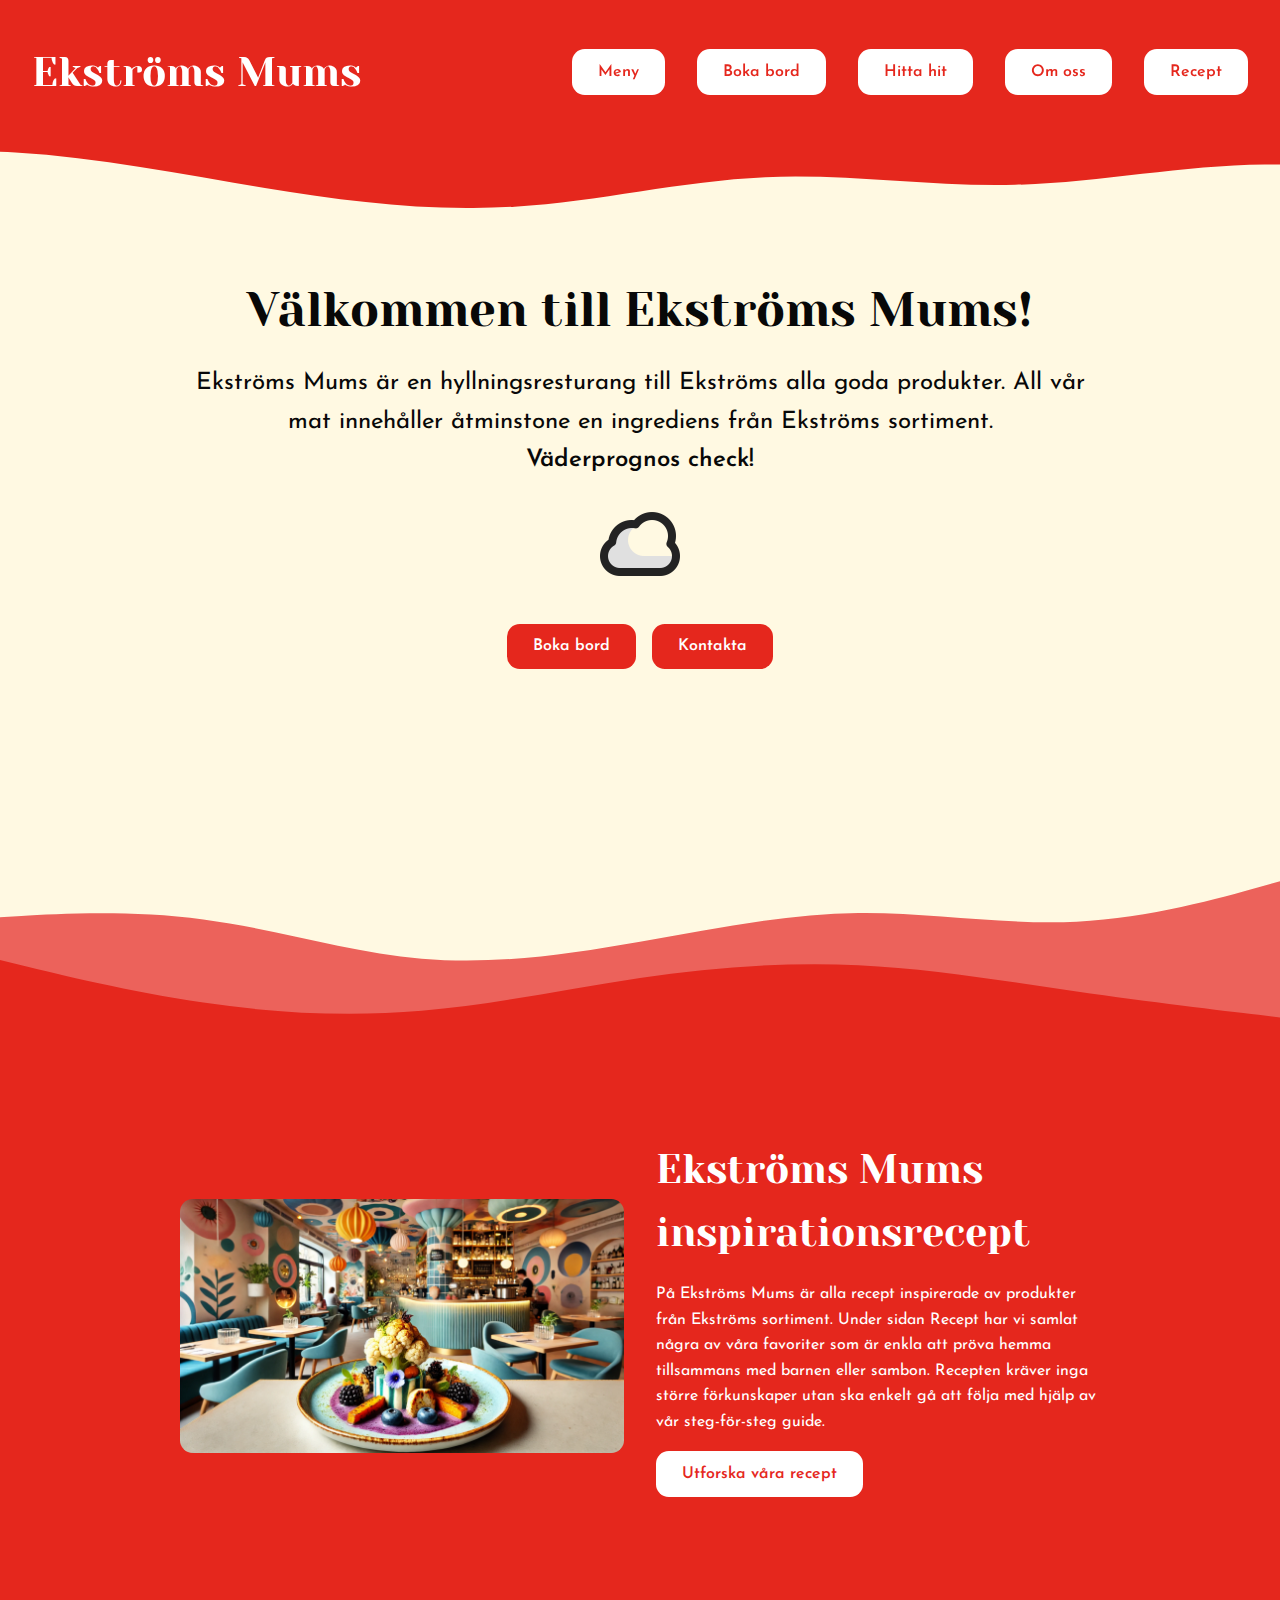
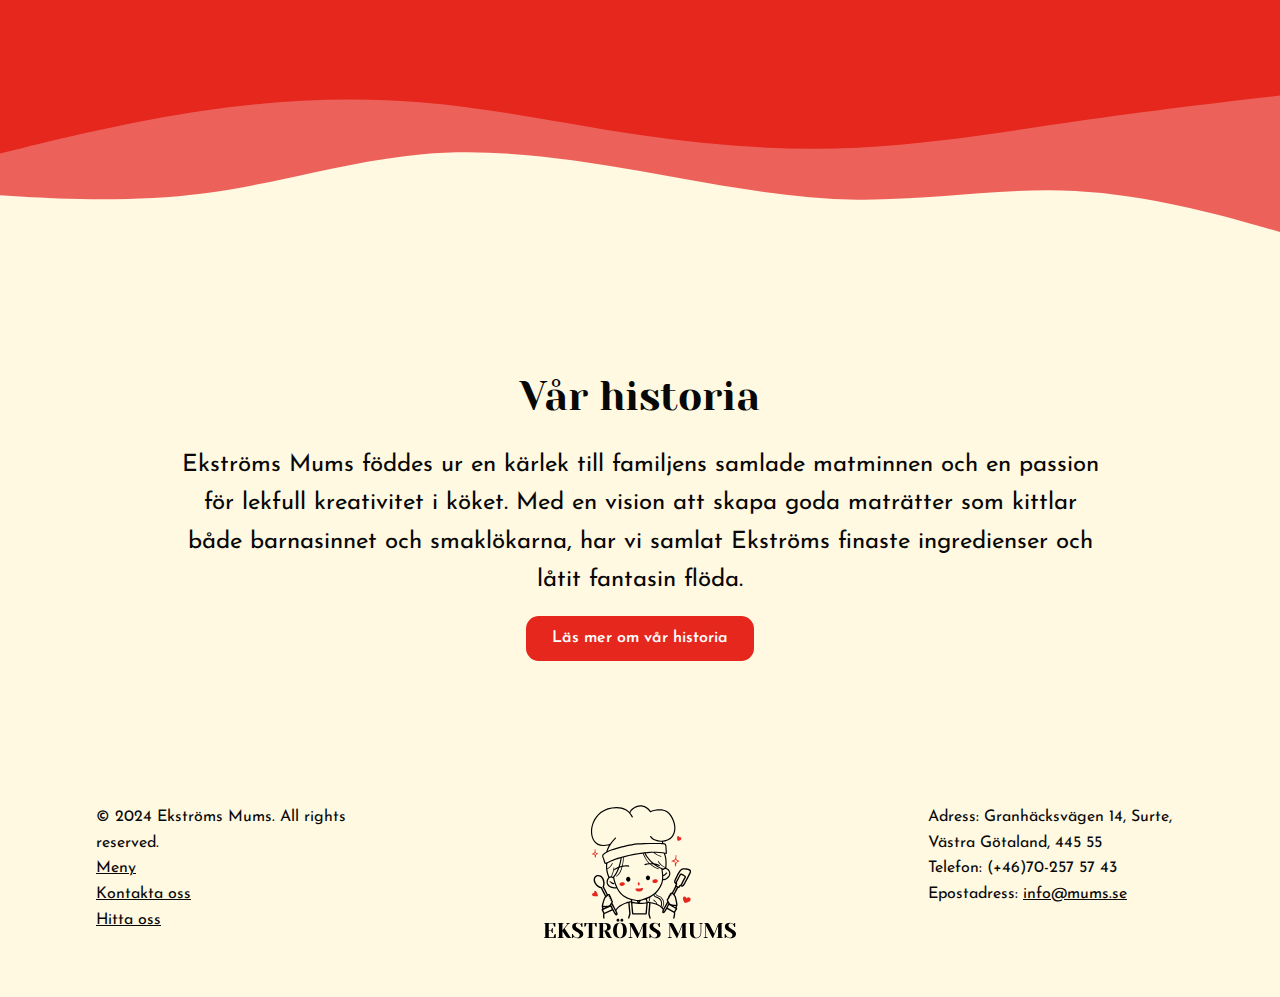
<file: index.html>
<!DOCTYPE html>
<html lang="sv">
  <head>
    <meta charset="UTF-8">
    <meta name="viewport" content="width=device-width, initial-scale=1.0">
    <title>Ekströms Mums</title>
    <link rel="stylesheet" href="css/reset.css">
    <link rel="stylesheet" href="css/style.css">

    <script src="/js/renderdata.js" type="module"></script>
    <script src="js/menu.js" type="module"></script>
  </head>
  <body>
    <div class="root">
      <header>
        <div class="spacer-header wavy-header"></div>
        <div class="header-element">
          <a class="header-title" href="/index.html">Ekströms Mums</a>
          <nav class="header-nav">
            <ul class="button-list">
              <li class="button"><a href="/html/meny.html" class="button-link white-button">Meny</a></li>
              <li class="button"><a href="/html/boka.html" class="button-link white-button">Boka bord</a></li>
              <li class="button"><a href="/html/kontakt.html#hitta" class="button-link white-button">Hitta hit</a></li>
              <li class="button"><a href="/html/om_oss.html" class="button-link white-button">Om oss</a></li>
              <li class="button"><a href="/html/recept.html" class="button-link white-button">Recept</a></li>
            </ul>
          </nav>
          <div class="menu-icon">
            <img src="/images/menu.png" alt="Menu Icon">
          </div>
        </div>
        <div class="overlay" id="overlay">
          <nav class="overlay-nav">
            <ul class="overlay-button-list">
              <li class=""><a href="/html/meny.html" class="">Meny</a></li>
              <li class=""><a href="/html/boka.html" class="">Boka bord</a></li>
              <li class=""><a href="/html/kontakt.html#hitta" class="">Hitta hit</a></li>
              <li class=""><a href="/html/om_oss.html" class="">Om oss</a></li>
              <li class=""><a href="/html/recept.html" class="">Recept</a></li>
            </ul>
          </nav>
        </div>
      </header>

      <main>
        <div id="startsida" class="main-wrapper">
          <div class="">
            <div id="slogan" class="main-element-center">
              <section>
                <h1>Välkommen till Ekströms Mums!</h1>
                <p>
                  Ekströms Mums är en hyllningsresturang till Ekströms alla goda produkter. All vår mat innehåller åtminstone en ingrediens från Ekströms sortiment.
                </p>

                <strong id="prognos">Väderprognos check!</strong>
                <div id="weather-container">
                  <div id="weather">
                    <img id="weather-icon" src="/images/clouds.png" alt="Nuvarande vädersymbol">
                    <p id="temperature"></p>
                  </div>
                    <p id="weather-message"></p>
                </div>
              
                <ul class="button-list">
                  <li class="button"><a class="button-link red-button" href="html/boka.html">Boka bord</a></li>
                  <li class="button"><a class="button-link red-button" href="html/kontakt.html">Kontakta</a></li>
                </ul>
              </section>
            </div>
          </div>
          
          <div class="spacer wavy-top"></div>

          <div class="red">
            <div class="main-element-center ">
              <div id="inspiration" class="grid">
                <div>
                  <img src="images/ratter/specialratter/blabars-wasabikram.webp" alt="Blåbärs- och Wasabikräm med Karamelliserad Blomkål." width="256">
                </div>
                <div>
                  <section id="inspirationsrecept">
                    <h2>Ekströms Mums inspirationsrecept</h2>
                    <p>
                      På Ekströms Mums är alla recept inspirerade av produkter från Ekströms sortiment. Under sidan Recept har vi samlat några av våra favoriter som är enkla att pröva hemma tillsammans med barnen eller sambon. Recepten kräver inga större förkunskaper utan ska enkelt gå att följa med hjälp av vår steg-för-steg guide.
                    </p>
                    <ul class="button-list">
                      <li class="button"><a class="button-link white-button" href="html/recept.html">Utforska våra recept</a></li> 
                    </ul>
                  </section>
                </div>
              </div>
            </div>
          </div>
          
          <div class="spacer wavy-bottom"></div>

          <div class="">
            <div id="varhistoria" class="main-element-center">
              <section>
                <h2>Vår historia</h2>
                <p>
                  Ekströms Mums föddes ur en kärlek till familjens samlade matminnen och en passion för lekfull kreativitet i köket. Med en vision att skapa goda maträtter som kittlar både barnasinnet och smaklökarna, har vi samlat Ekströms finaste ingredienser och låtit fantasin flöda.
                </p>
                <ul class="button-list">
                  <li class="button"><a class="button-link red-button" href="html/om_oss.html">Läs mer om vår historia</a></li>
                </ul>
              </section>
            </div>
          </div>
        </div>
      </main>

      <footer>
        <div class="footer-element">
          <div>
            <p>&copy; 2024 Ekströms Mums. All rights reserved.</p>
            <a href="html/meny.html">Meny</a>
            <a href="html/kontakt.html">Kontakta oss</a>
            <a href="html/kontakt.html#hitta">Hitta oss</a>
          </div>

          <a class="center-logo" href="index.html">
            <img src="images/logga.svg" alt="En glad kock med en slev i höger hand och en slickepott i vänster hand." width="128">
          </a>

          <div>
              <p>Adress: Granhäcksvägen 14, Surte, Västra Götaland, 445 55</p>
              <p>Telefon: (+46)70-257 57 43</p>
              <p>Epostadress: <a href="mailto:info@mums.se">info@mums.se</a></p>
          </div>
        </div>
      </footer>
    </div>
  </body>
</html>
</file>
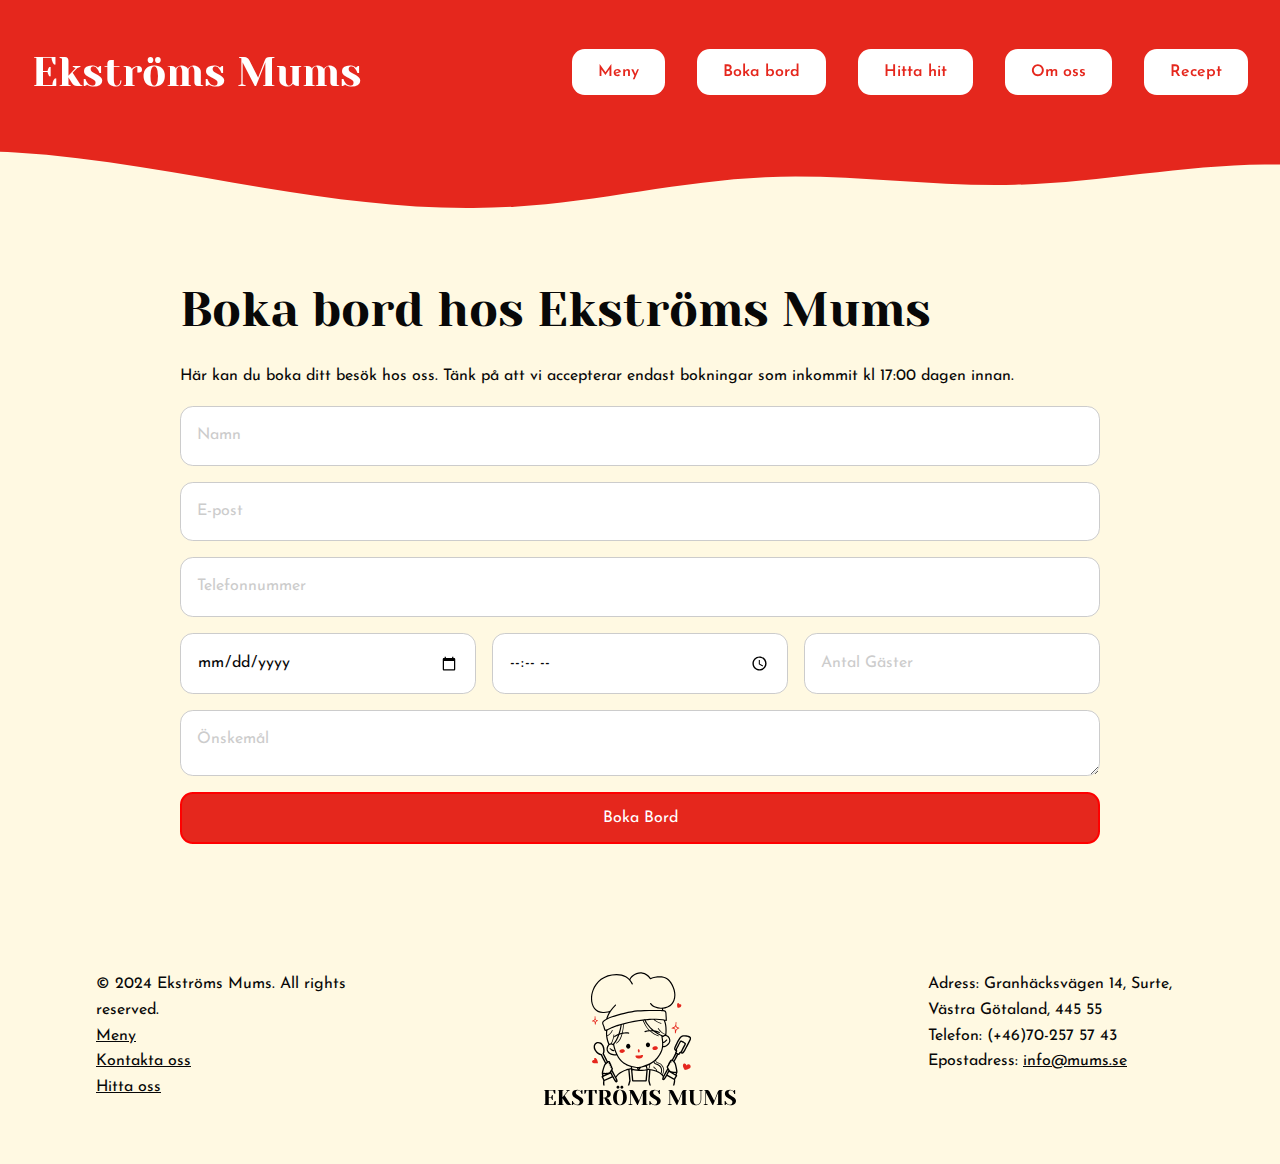
<file: html/boka.html>
<!DOCTYPE html>
<html lang="sv">
  <head>
    <meta charset="UTF-8">
    <meta name="viewport" content="width=device-width, initial-scale=1.0">
    <title>Ekströms Mums</title>
    <link rel="stylesheet" href="/css/reset.css">
    <link rel="stylesheet" href="/css/style.css">

    <script src="/js/menu.js" type="module"></script>
  </head>
  
  <body>
    <div class="root">
      <header>
        <div class="spacer-header wavy-header"></div>
        <div class="header-element">
          <a class="header-title" href="/index.html">Ekströms Mums</a>
          <nav class="header-nav">
            <ul class="button-list">
              <li class="button"><a href="/html/meny.html" class="button-link white-button">Meny</a></li>
              <li class="button"><a href="/html/boka.html" class="button-link white-button">Boka bord</a></li>
              <li class="button"><a href="/html/kontakt.html#hitta" class="button-link white-button">Hitta hit</a></li>
              <li class="button"><a href="/html/om_oss.html" class="button-link white-button">Om oss</a></li>
              <li class="button"><a href="/html/recept.html" class="button-link white-button">Recept</a></li>
            </ul>
          </nav>
          <div class="menu-icon">
            <img src="/images/menu.png" alt="Menu Icon">
          </div>
        </div>
        <div class="overlay" id="overlay">
          <nav class="overlay-nav">
            <ul class="overlay-button-list">
              <li class=""><a href="/html/meny.html" class="">Meny</a></li>
              <li class=""><a href="/html/boka.html" class="">Boka bord</a></li>
              <li class=""><a href="/html/kontakt.html#hitta" class="">Hitta hit</a></li>
              <li class=""><a href="/html/om_oss.html" class="">Om oss</a></li>
              <li class=""><a href="/html/recept.html" class="">Recept</a></li>
            </ul>
          </nav>
        </div>
      </header>

      <main>
        <div id="boka" class="main-element-left">
          <section>
            <h1>Boka bord hos Ekströms Mums</h1>
            <p>Här kan du boka ditt besök hos oss. Tänk på att vi accepterar endast bokningar som inkommit kl 17:00 dagen innan.</p>
          </section>
          <div class="form">
            <form action="/submit" method="post">
              <div class="field">
                <input type="text" id="name" name="name" placeholder="Namn" required>
              </div>
              
              <div class="field">
                <input type="email" id="email" name="email" placeholder="E-post" required>
              </div>
        
              <div class="field">
                <input type="tel" id="phone" name="phone" placeholder="Telefonnummer" required>
              </div>
        
              <div class="field-group">
                <input type="date" id="date" name="date" required>
                <input type="time" id="time" name="time" required>
                <input type="number" id="guests" name="guests" min="1" max="20" placeholder="Antal Gäster" required>
              </div>
        
              <div class="field">
                <textarea id="message" name="message" rows="4" cols="50" placeholder="Önskemål"></textarea>
              </div>
              
              <input type="submit" value="Boka Bord">
            </form>
          </div>
        </div>
      </main>

      <footer>
        <div class="footer-element">
          <div>
            <p>&copy; 2024 Ekströms Mums. All rights reserved.</p>
            <a href="/html/meny.html">Meny</a>
            <a href="/html/kontakt.html">Kontakta oss</a>
            <a href="/html/kontakt.html#hitta">Hitta oss</a>
          </div>

          <a class="center-logo" href="/index.html">
            <img src="/images/logga.svg" alt="En glad kock med en slev i höger hand och en slickepott i vänster hand." width="128">
          </a>

          <div>
              <p>Adress: Granhäcksvägen 14, Surte, Västra Götaland, 445 55</p>
              <p>Telefon: (+46)70-257 57 43</p>
              <p>Epostadress: <a href="mailto:info@mums.se">info@mums.se</a></p>
          </div>
        </div>
      </footer>
    </div>
  </body>
</html>
</file>
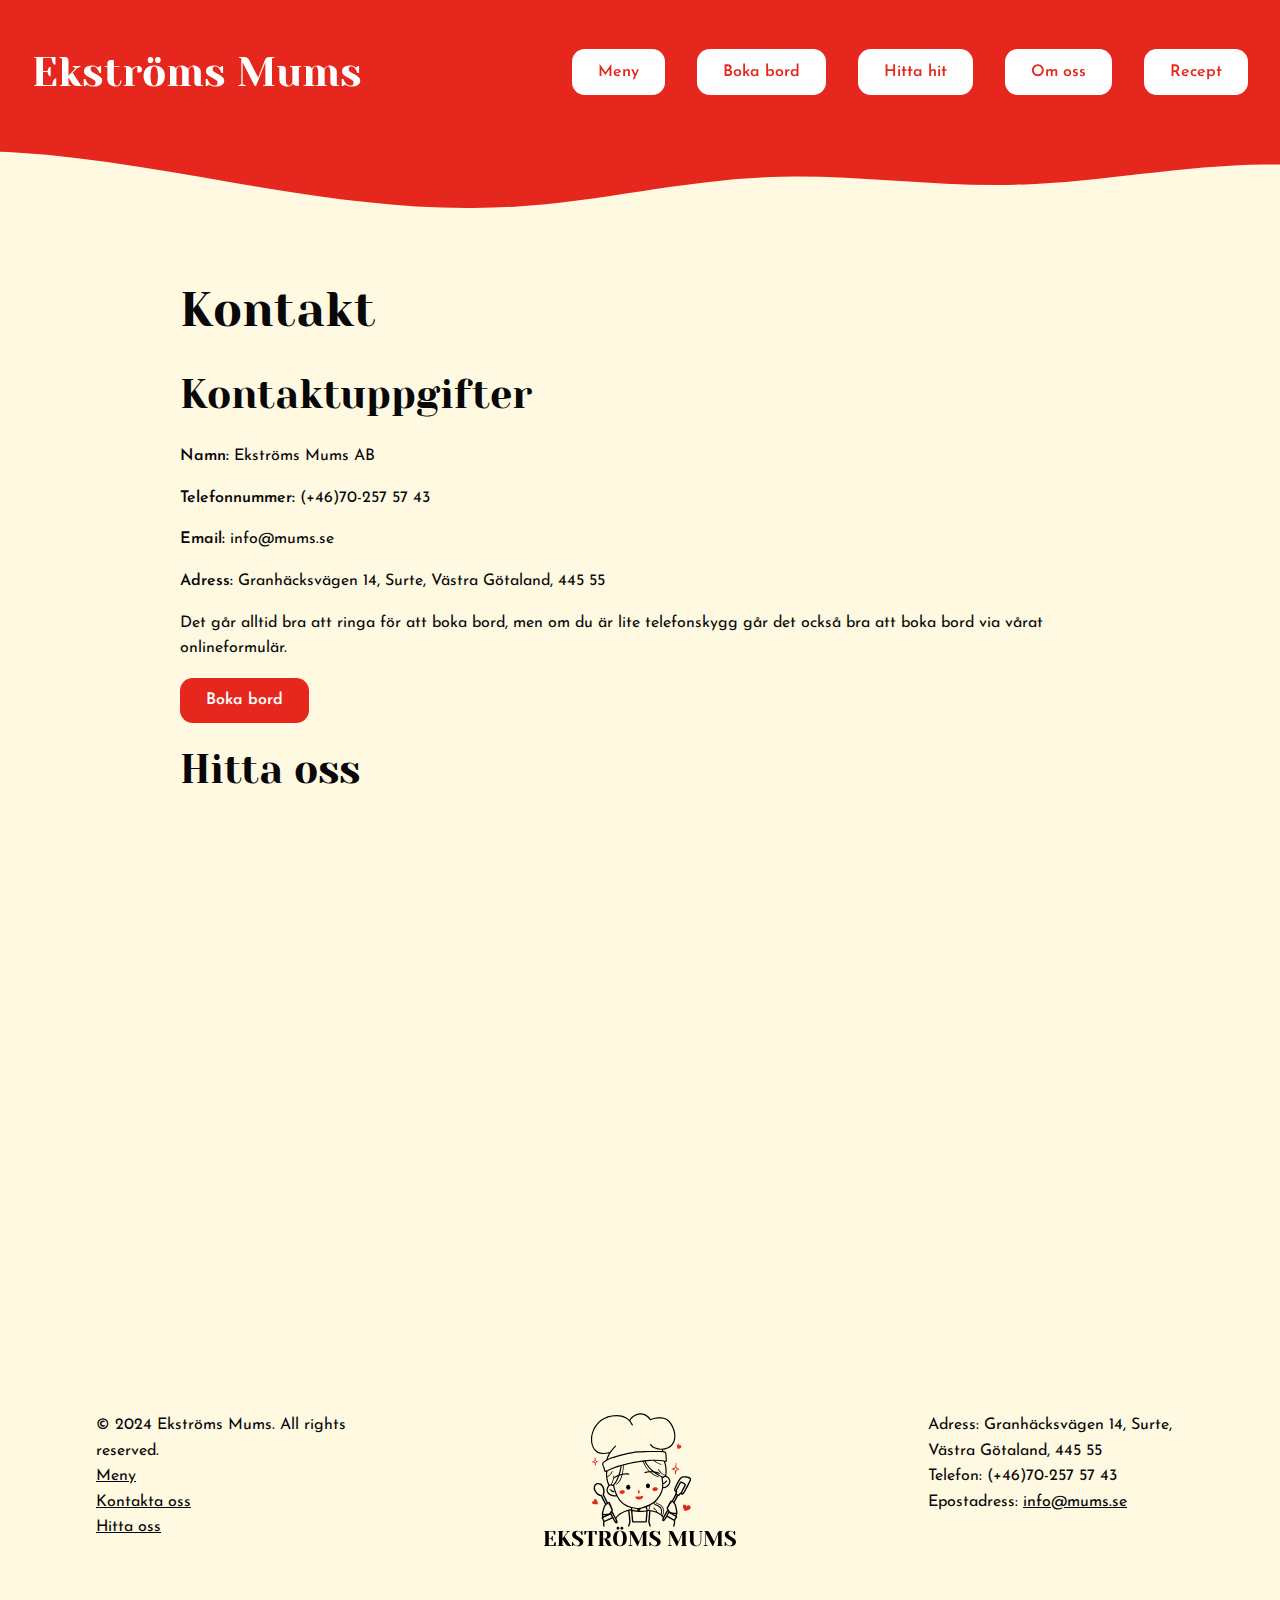
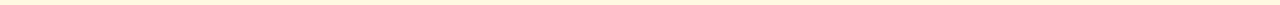
<file: html/kontakt.html>
<!DOCTYPE html>
<html lang="sv">
  <head>
    <meta charset="UTF-8">
    <meta name="viewport" content="width=device-width, initial-scale=1.0">
    <title>Ekströms Mums</title>
    <link rel="stylesheet" href="/css/reset.css">
    <link rel="stylesheet" href="/css/style.css">

    <script src="/js/menu.js" type="module"></script>
  </head>
  <body>
    <div id="root">
      <header>
        <div class="spacer-header wavy-header"></div>
        <div class="header-element">
          <a class="header-title" href="/index.html">Ekströms Mums</a>
          <nav class="header-nav">
            <ul class="button-list">
              <li class="button"><a href="/html/meny.html" class="button-link white-button">Meny</a></li>
              <li class="button"><a href="/html/boka.html" class="button-link white-button">Boka bord</a></li>
              <li class="button"><a href="/html/kontakt.html#hitta" class="button-link white-button">Hitta hit</a></li>
              <li class="button"><a href="/html/om_oss.html" class="button-link white-button">Om oss</a></li>
              <li class="button"><a href="/html/recept.html" class="button-link white-button">Recept</a></li>
            </ul>
          </nav>
          <div class="menu-icon">
            <img src="/images/menu.png" alt="Menu Icon">
          </div>
        </div>
        <div class="overlay" id="overlay">
          <nav class="overlay-nav">
            <ul class="overlay-button-list">
              <li class=""><a href="/html/meny.html" class="">Meny</a></li>
              <li class=""><a href="/html/boka.html" class="">Boka bord</a></li>
              <li class=""><a href="/html/kontakt.html#hitta" class="">Hitta hit</a></li>
              <li class=""><a href="/html/om_oss.html" class="">Om oss</a></li>
              <li class=""><a href="/html/recept.html" class="">Recept</a></li>
            </ul>
          </nav>
        </div>
      </header>

      <main>
        <div class="main-element-left">
          <article id="kontakt">
            <h1>Kontakt</h1>
            <section>
              <h2>Kontaktuppgifter</h2>
              <p><strong>Namn:</strong> Ekströms Mums AB</p>
              <p><strong>Telefonnummer:</strong> (+46)70-257 57 43</p>
              <p id="hitta"><strong>Email:</strong> info@mums.se</p>
              <p><strong>Adress:</strong> Granhäcksvägen 14, Surte, Västra Götaland, 445 55</p>

              <p>
                  Det går alltid bra att ringa för att boka bord, men om du är lite telefonskygg går det också bra att boka bord via vårat onlineformulär.
              </p>

              <ul class="button-list">
                <li class="button"><a class="button-link red-button" href="boka.html">Boka bord</a></li> 
              </ul>
            </section>
            
            <section>
                <h2>Hitta oss</h2>
                <iframe src="https://www.google.com/maps/embed?pb=!1m18!1m12!1m3!1d4248.159932093226!2d12.01795171299183!3d57.833927673816206!2m3!1f0!2f0!3f0!3m2!1i1024!2i768!4f13.1!3m3!1m2!1s0x46455fb851ac7da5%3A0xa799f8e91ef199e!2sGranh%C3%A4cksv%C3%A4gen%2014%2C%20445%2055%20Surte!5e0!3m2!1ssv!2sse!4v1723452725364!5m2!1ssv!2sse" width="920" height="450" style="border:0;" allowfullscreen="" loading="lazy" referrerpolicy="no-referrer-when-downgrade"></iframe>
            </section>
          </article>
        </div>
      </main>

      <footer>
        <div class="footer-element">
          <div>
            <p>&copy; 2024 Ekströms Mums. All rights reserved.</p>
            <a href="/html/meny.html">Meny</a>
            <a href="/html/kontakt.html">Kontakta oss</a>
            <a href="/html/kontakt.html#hitta">Hitta oss</a>
          </div>

          <a class="center-logo" href="/index.html">
            <img src="/images/logga.svg" alt="En glad kock med en slev i höger hand och en slickepott i vänster hand." width="128">
          </a>

          <div>
              <p>Adress: Granhäcksvägen 14, Surte, Västra Götaland, 445 55</p>
              <p>Telefon: (+46)70-257 57 43</p>
              <p>Epostadress: <a href="mailto:info@mums.se">info@mums.se</a></p>
          </div>
        </div>
      </footer>
    </div>
  </body>
</html>
</file>
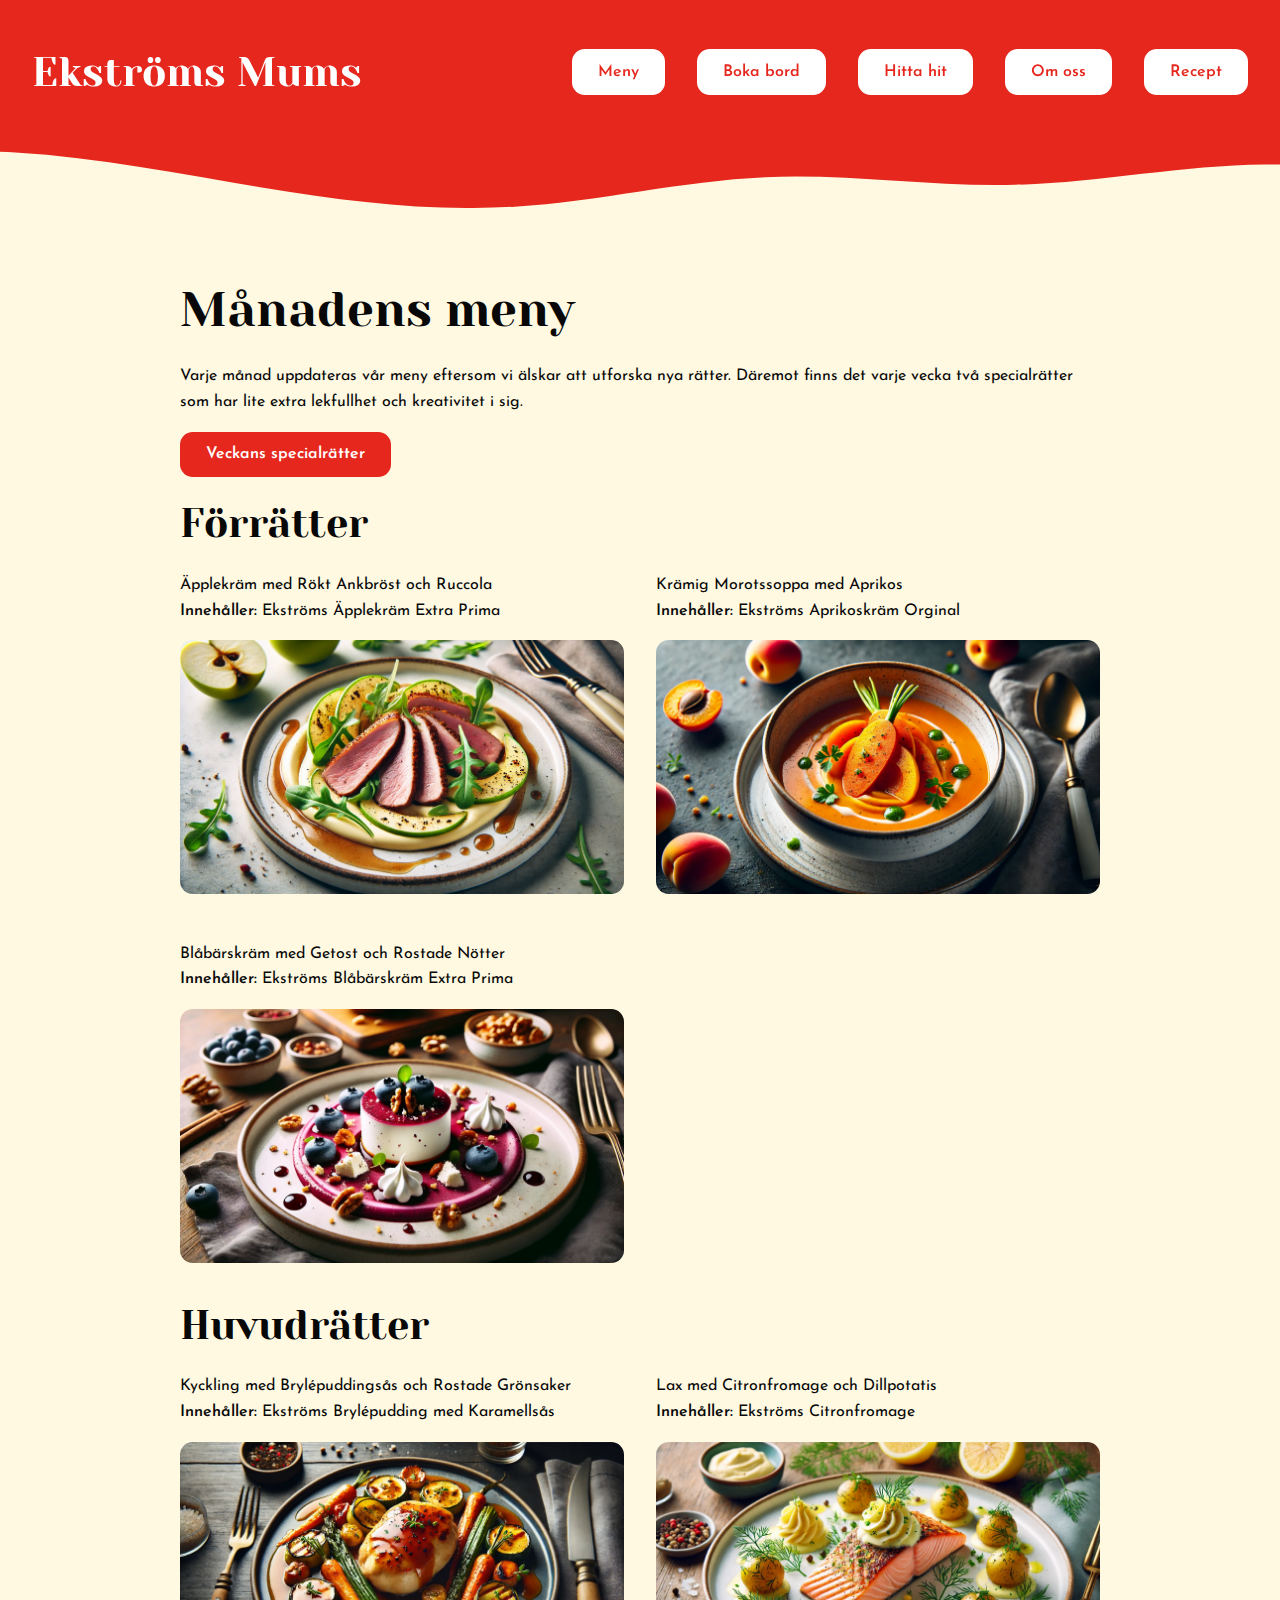
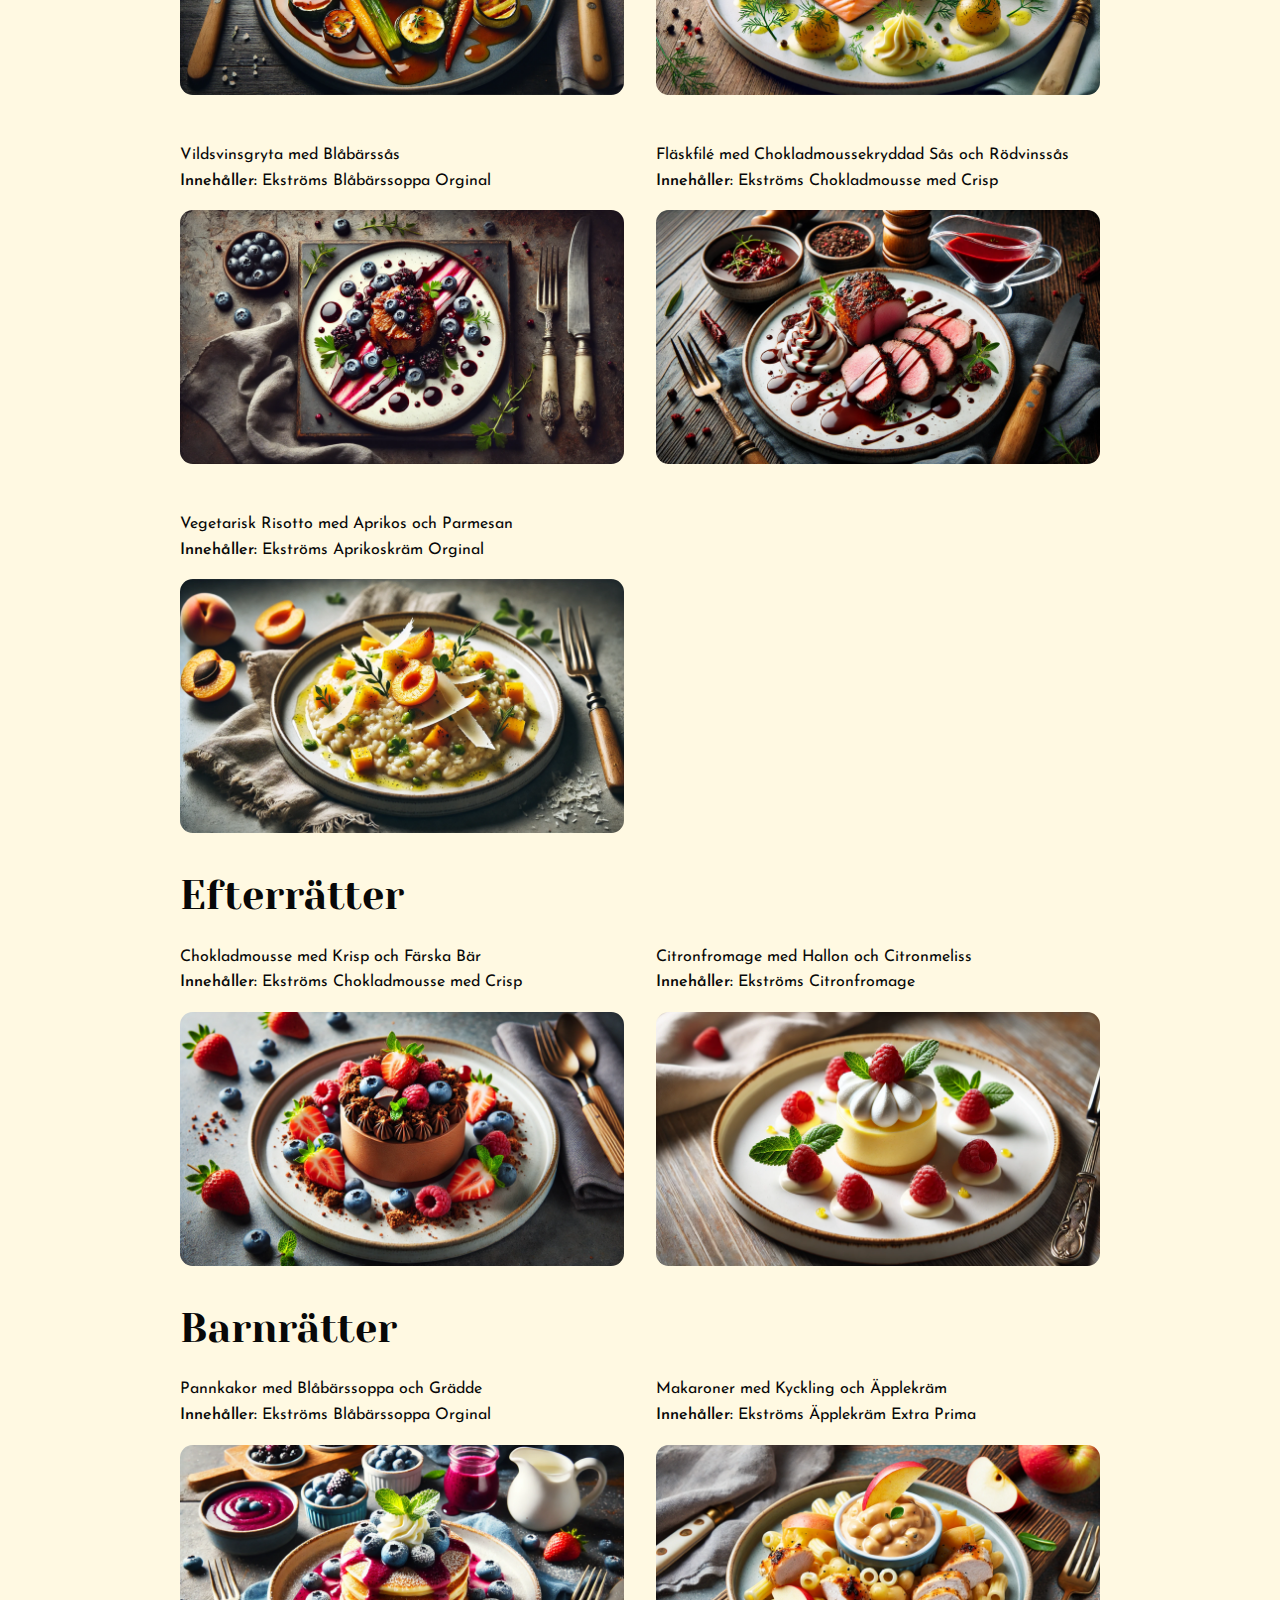
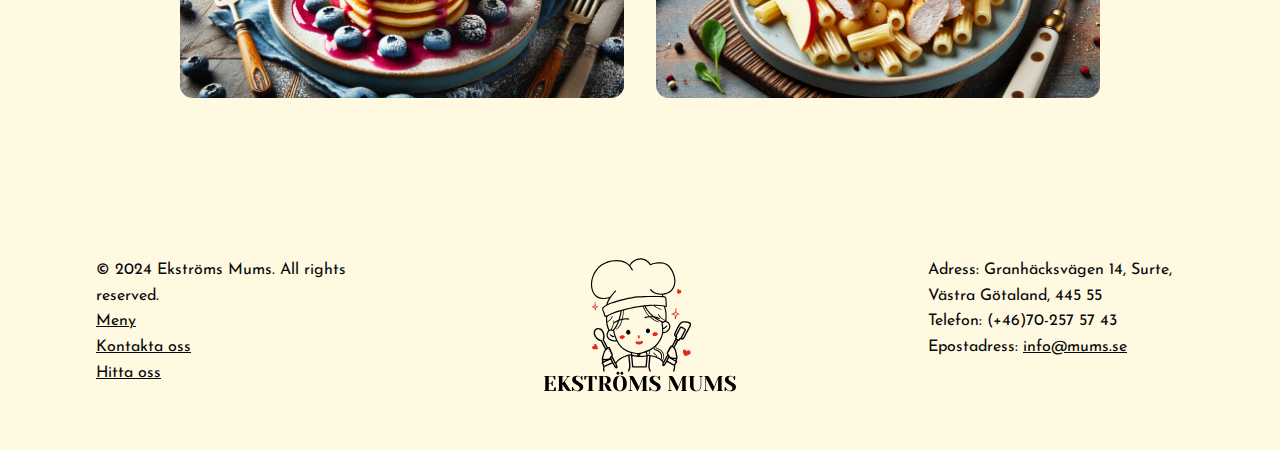
<file: html/meny.html>
<!DOCTYPE html>
<html lang="sv">
  <head>
    <meta charset="UTF-8">
    <meta name="viewport" content="width=device-width, initial-scale=1.0">
    <title>Ekströms Mums</title>
    <link rel="stylesheet" href="/css/reset.css">
    <link rel="stylesheet" href="/css/style.css">

    <script src="/js/menu.js" type="module"></script>
  </head>

  <body>
    <div id="root">
        <header>
            <div class="spacer-header wavy-header"></div>
            <div class="header-element">
                <a class="header-title" href="/index.html">Ekströms Mums</a>
                <nav class="header-nav">
                <ul class="button-list">
                    <li class="button"><a href="/html/meny.html" class="button-link white-button">Meny</a></li>
                    <li class="button"><a href="/html/boka.html" class="button-link white-button">Boka bord</a></li>
                    <li class="button"><a href="/html/kontakt.html#hitta" class="button-link white-button">Hitta hit</a></li>
                    <li class="button"><a href="/html/om_oss.html" class="button-link white-button">Om oss</a></li>
                    <li class="button"><a href="/html/recept.html" class="button-link white-button">Recept</a></li>
                </ul>
                </nav>
                <div class="menu-icon">
                <img src="/images/menu.png" alt="Menu Icon">
                </div>
            </div>
            <div class="overlay" id="overlay">
                <nav class="overlay-nav">
                <ul class="overlay-button-list">
                    <li class=""><a href="/html/meny.html" class="">Meny</a></li>
                    <li class=""><a href="/html/boka.html" class="">Boka bord</a></li>
                    <li class=""><a href="/html/kontakt.html#hitta" class="">Hitta hit</a></li>
                    <li class=""><a href="/html/om_oss.html" class="">Om oss</a></li>
                    <li class=""><a href="/html/recept.html" class="">Recept</a></li>
                </ul>
                </nav>
            </div>
            </header>

      <main>
        <div class="main-element-left meny">
            <section>
                <h1>Månadens meny</h1>
                <p>
                    Varje månad uppdateras vår meny eftersom vi älskar att utforska nya rätter. Däremot finns det varje vecka två specialrätter som har lite extra lekfullhet och kreativitet i sig.
                </p>
            
                <ul class="button-list">
                    <li class="button"><a class="button-link red-button" href="special.html">Veckans specialrätter</a></li> 
                </ul>
            </section>
            
            <section>
                <h2>Förrätter</h2>
                <div class="grid">
                    <div>
                        <p>Äpplekräm med Rökt Ankbröst och Ruccola<br>
                        <strong>Innehåller:</strong> Ekströms Äpplekräm Extra Prima</p>
                        <img src="/images/ratter/forratter/applekram-ankbrost.webp" alt="Äpplekräm med Rökt Ankbröst och Ruccola upplagd på en rustik tallrik" >
                    </div>
                    <div>
                        <p>Krämig Morotssoppa med Aprikos<br>
                        <strong>Innehåller:</strong> Ekströms Aprikoskräm Orginal</p>
                        <img src="/images/ratter/forratter/morotssoppa-aprikos.webp" alt="Krämig Morotssoppa med Aprikos upplagd på en rustik tallrik" >
                    </div>
                    <div>
                        <p>Blåbärskräm med Getost och Rostade Nötter<br>
                        <strong>Innehåller:</strong> Ekströms Blåbärskräm Extra Prima</p>
                        <img src="/images/ratter/forratter/blabarskram-getost.webp" alt="Blåbärskräm med Getost och Rostade Nötter upplagd på en rustik tallrik" >
                    </div>
                </div>
            </section>
        
            <section>
                <h2>Huvudrätter</h2>
                <div class="grid">
                    <div>
                        <p>Kyckling med Brylépuddingsås och Rostade Grönsaker<br>
                        <strong>Innehåller:</strong> Ekströms Brylépudding med Karamellsås</p>
                        <img src="/images/ratter/huvudratter/kyckling-brylepuddingsas.webp" alt="Kyckling med Brylépuddingsås och Rostade Grönsaker upplagd på en rustik tallrik" >
                    </div>
                    <div>
                        <p>Lax med Citronfromage och Dillpotatis<br>
                        <strong>Innehåller:</strong> Ekströms Citronfromage</p>
                        <img src="/images/ratter/huvudratter/lax-citronfromage.webp" alt="Lax med Citronfromage och Dillpotatis upplagd på en rustik tallrik" >
                    </div>
                    <div>
                        <p>Vildsvinsgryta med Blåbärssås<br>
                        <strong>Innehåller:</strong> Ekströms Blåbärssoppa Orginal</p>
                        <img src="/images/ratter/huvudratter/vildsvinsgryta-blabarssas.webp" alt="Vildsvinsgryta med Blåbärssås upplagd på en rustik tallrik" >
                    </div>
                    <div>
                        <p>Fläskfilé med Chokladmoussekryddad Sås och Rödvinssås<br>
                        <strong>Innehåller:</strong> Ekströms Chokladmousse med Crisp</p>
                        <img src="/images/ratter/huvudratter/flaskfile-chokladmoussekryddad-sas.webp" alt="Fläskfilé med Chokladmoussekryddad Sås och Rödvinssås upplagd på en rustik tallrik" >
                    </div>
                    <div>
                        <p>Vegetarisk Risotto med Aprikos och Parmesan<br>
                        <strong>Innehåller:</strong> Ekströms Aprikoskräm Orginal</p>
                        <img src="/images/ratter/huvudratter/risotto-aprikos-parmesan.webp" alt="Vegetarisk Risotto med Aprikos och Parmesan upplagd på en rustik tallrik" >
                    </div>
                </div>
            </section>
        
            <section>
                <h2>Efterrätter</h2>
                <div class="grid">
                    <div>
                        <p>Chokladmousse med Krisp och Färska Bär<br>
                        <strong>Innehåller:</strong> Ekströms Chokladmousse med Crisp</p>
                        <img src="/images/ratter/efterratter/chokladmousse-kisp-bar.webp" alt="Chokladmousse med Krisp och Färska Bär" >
                    </div>
                    <div>
                        <p>Citronfromage med Hallon och Citronmeliss<br>
                        <strong>Innehåller:</strong> Ekströms Citronfromage</p>
                        <img src="/images/ratter/efterratter/citronfromage-hallon.webp" alt="Citronfromage med Hallon och Citronmeliss" >
                    </div>
                </div>
            </section>
        
            <section>
                <h2>Barnrätter</h2>
                <div class="grid">
                    <div>
                        <p>Pannkakor med Blåbärssoppa och Grädde<br>
                        <strong>Innehåller:</strong> Ekströms Blåbärssoppa Orginal</p>
                        <img src="/images/ratter/barnratter/pannkakor-blabarssoppa.webp" alt="Pannkakor med Blåbärssoppa och Grädde" >
                    </div>
                    <div>
                        <p>Makaroner med Kyckling och Äpplekräm<br>
                        <strong>Innehåller:</strong> Ekströms Äpplekräm Extra Prima</p>
                        <img src="/images/ratter/barnratter/makaroner-kyckling-applekram.webp" alt="Makaroner med Kyckling och Äpplekräm" >
                    </div>
                </div>
            </section>
        </div>
      </main>

      <footer>
        <div class="footer-element">
          <div>
            <p>&copy; 2024 Ekströms Mums. All rights reserved.</p>
            <a href="/html/meny.html">Meny</a>
            <a href="/html/kontakt.html">Kontakta oss</a>
            <a href="/html/kontakt.html#hitta">Hitta oss</a>
          </div>

          <a class="center-logo" href="/index.html">
            <img src="/images/logga.svg" alt="En glad kock med en slev i höger hand och en slickepott i vänster hand." width="128">
          </a>

          <div>
              <p>Adress: Granhäcksvägen 14, Surte, Västra Götaland, 445 55</p>
              <p>Telefon: (+46)70-257 57 43</p>
              <p>Epostadress: <a href="mailto:info@mums.se">info@mums.se</a></p>
          </div>
        </div>
      </footer>
    </div>
  </body>
</html>
</file>
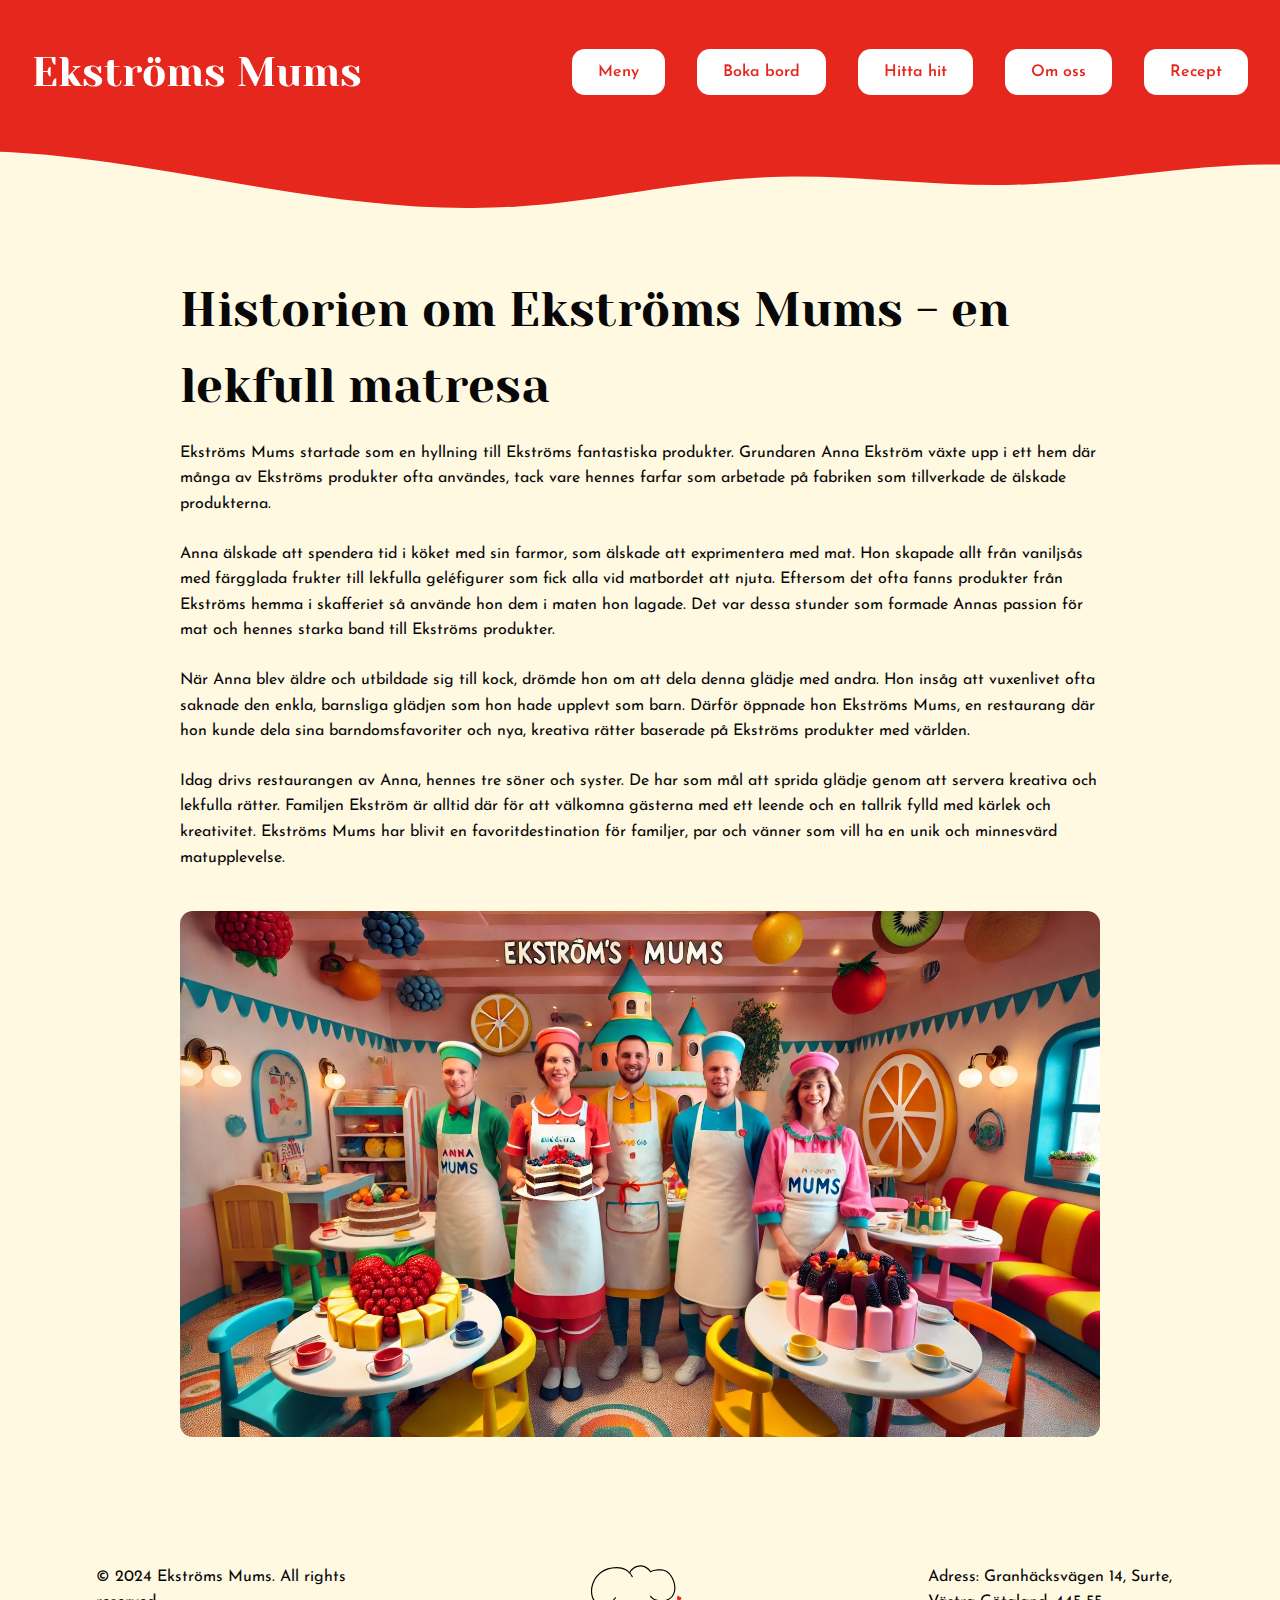
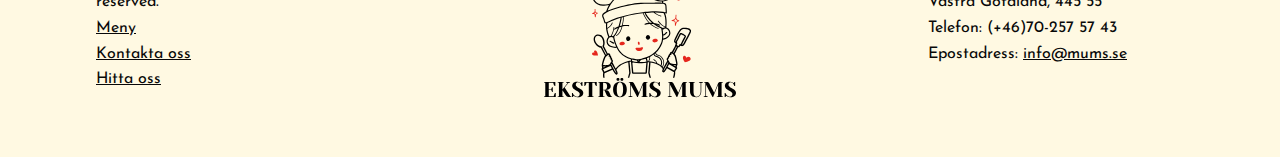
<file: html/om_oss.html>
<!DOCTYPE html>
<html lang="sv">
  <head>
    <meta charset="UTF-8">
    <meta name="viewport" content="width=device-width, initial-scale=1.0">
    <title>Ekströms Mums</title>
    <link rel="stylesheet" href="/css/reset.css">
    <link rel="stylesheet" href="/css/style.css">

    <script src="/js/menu.js" type="module"></script>
  </head>
  
  <body>
    <div id="root">
      <header>
        <div class="spacer-header wavy-header"></div>
        <div class="header-element">
          <a class="header-title" href="/index.html">Ekströms Mums</a>
          <nav class="header-nav">
            <ul class="button-list">
              <li class="button"><a href="/html/meny.html" class="button-link white-button">Meny</a></li>
              <li class="button"><a href="/html/boka.html" class="button-link white-button">Boka bord</a></li>
              <li class="button"><a href="/html/kontakt.html#hitta" class="button-link white-button">Hitta hit</a></li>
              <li class="button"><a href="/html/om_oss.html" class="button-link white-button">Om oss</a></li>
              <li class="button"><a href="/html/recept.html" class="button-link white-button">Recept</a></li>
            </ul>
          </nav>
          <div class="menu-icon">
            <img src="/images/menu.png" alt="Menu Icon">
          </div>
        </div>
        <div class="overlay" id="overlay">
          <nav class="overlay-nav">
            <ul class="overlay-button-list">
              <li class=""><a href="/html/meny.html" class="">Meny</a></li>
              <li class=""><a href="/html/boka.html" class="">Boka bord</a></li>
              <li class=""><a href="/html/kontakt.html#hitta" class="">Hitta hit</a></li>
              <li class=""><a href="/html/om_oss.html" class="">Om oss</a></li>
              <li class=""><a href="/html/recept.html" class="">Recept</a></li>
            </ul>
          </nav>
        </div>
      </header>

      <main>
        <div id="historien" class="main-element-left">
            <section>
              <h1>Historien om Ekströms Mums - en lekfull matresa</h1>
              <p>
                Ekströms Mums startade som en hyllning till Ekströms fantastiska produkter. Grundaren Anna Ekström växte upp i ett hem där många av Ekströms produkter ofta användes, tack vare hennes farfar som arbetade på fabriken som tillverkade de älskade produkterna.
              </p>

              <p>
                  Anna älskade att spendera tid i köket med sin farmor, som älskade att exprimentera med mat. Hon skapade allt från vaniljsås med färgglada frukter till lekfulla geléfigurer som fick alla vid matbordet att njuta. Eftersom det ofta fanns produkter från Ekströms hemma i skafferiet så använde hon dem i maten hon lagade. Det var dessa stunder som formade Annas passion för mat och hennes starka band till Ekströms produkter.
              </p>

              <p>
                  När Anna blev äldre och utbildade sig till kock, drömde hon om att dela denna glädje med andra. Hon insåg att vuxenlivet ofta saknade den enkla, barnsliga glädjen som hon hade upplevt som barn. Därför öppnade hon Ekströms Mums, en restaurang där hon kunde dela sina barndomsfavoriter och nya, kreativa rätter baserade på Ekströms produkter med världen.
              </p>

              <p>
                  Idag drivs restaurangen av Anna, hennes tre söner och syster. De har som mål att sprida glädje genom att servera kreativa och lekfulla rätter. Familjen Ekström är alltid där för att välkomna gästerna med ett leende och en tallrik fylld med kärlek och kreativitet. Ekströms Mums har blivit en favoritdestination för familjer, par och vänner som vill ha en unik och minnesvärd matupplevelse.
              </p>
            </section>
            
            <img src="/images/ekstroms.webp" alt="Ett kort inifrån Ekströms Mums där Anna, hennes tre söner och syster som uppradade för att välkomna gästerna med ett leende.">
        </div>        
      </main>

      <footer>
        <div class="footer-element">
          <div>
            <p>&copy; 2024 Ekströms Mums. All rights reserved.</p>
            <a href="/html/meny.html">Meny</a>
            <a href="/html/kontakt.html">Kontakta oss</a>
            <a href="/html/kontakt.html#hitta">Hitta oss</a>
          </div>

          <a class="center-logo" href="/index.html">
            <img src="/images/logga.svg" alt="En glad kock med en slev i höger hand och en slickepott i vänster hand." width="128">
          </a>

          <div>
              <p>Adress: Granhäcksvägen 14, Surte, Västra Götaland, 445 55</p>
              <p>Telefon: (+46)70-257 57 43</p>
              <p>Epostadress: <a href="mailto:info@mums.se">info@mums.se</a></p>
          </div>
        </div>
      </footer>
    </div>
  </body>
</html>
</file>
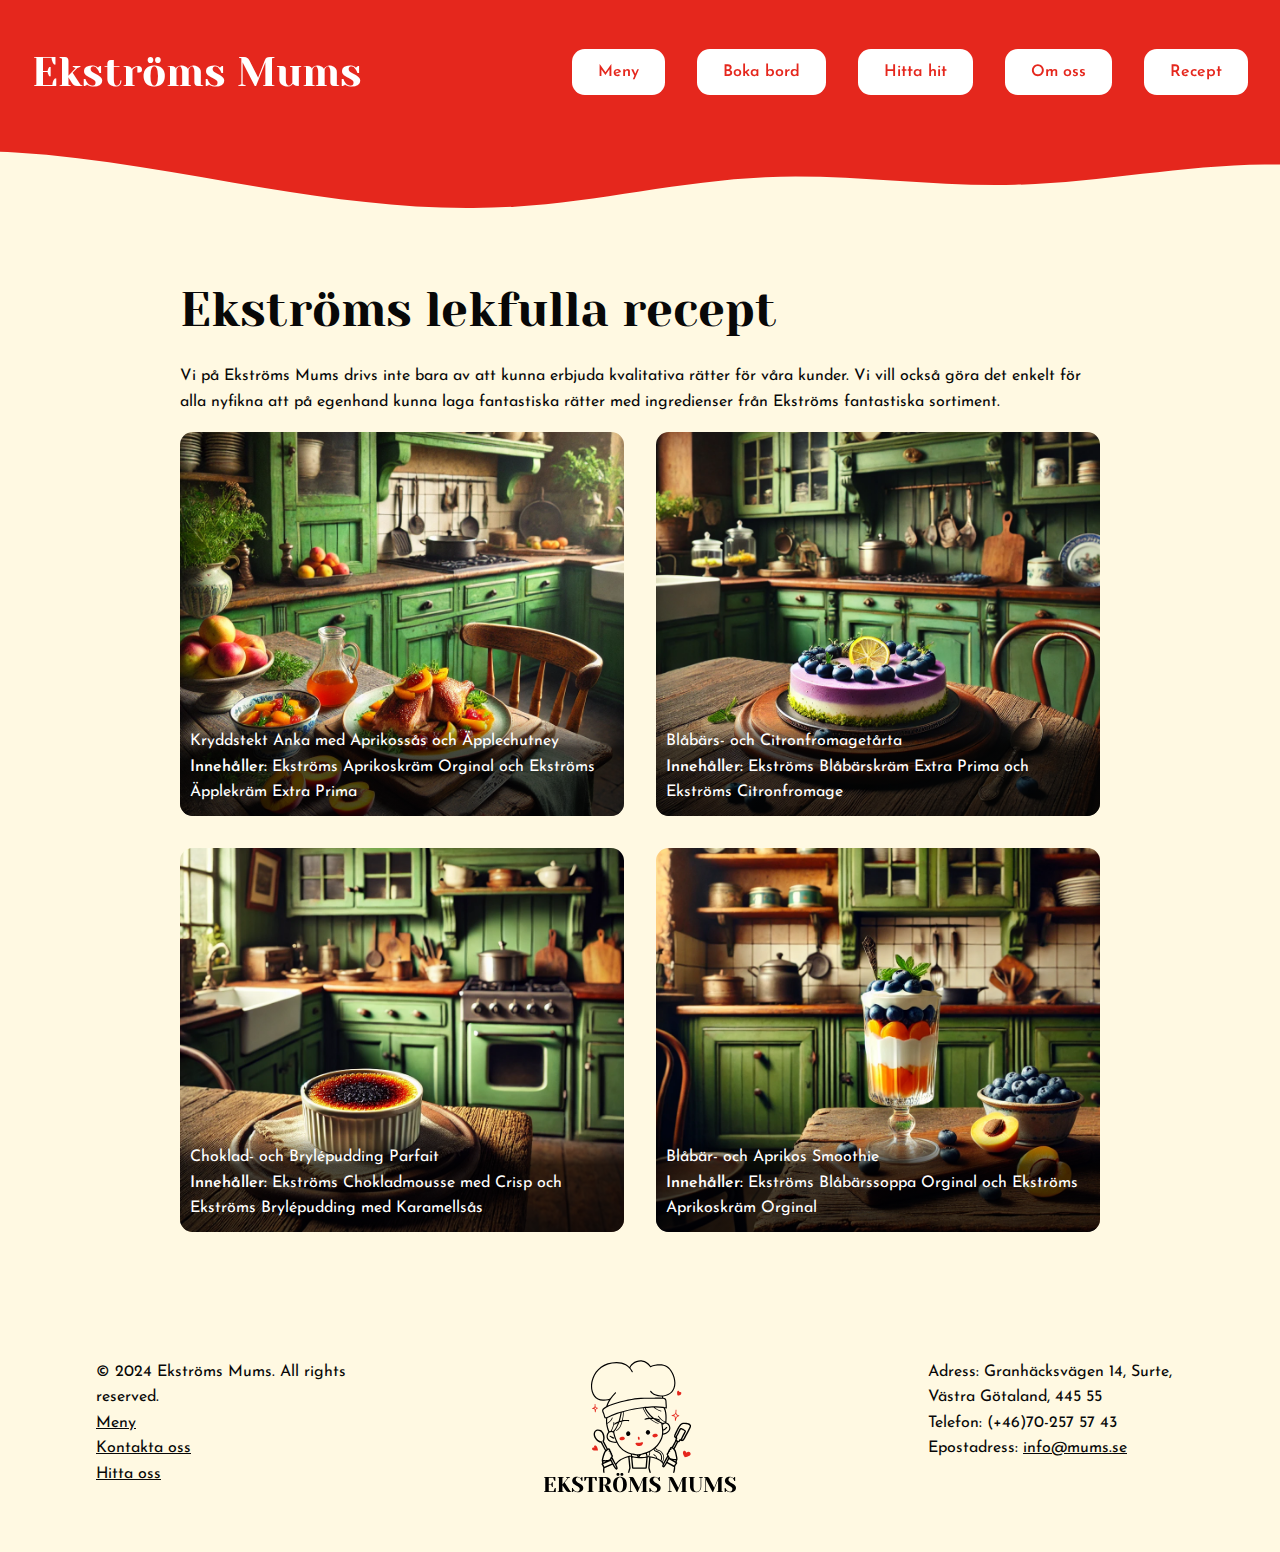
<file: html/recept.html>
<!DOCTYPE html>
<html lang="sv">
  <head>
    <meta charset="UTF-8">
    <meta name="viewport" content="width=device-width, initial-scale=1.0">
    <title>Ekströms Mums</title>
    <link rel="stylesheet" href="/css/reset.css">
    <link rel="stylesheet" href="/css/style.css">

    <script src="/js/menu.js" type="module"></script>
  </head>
  
  <body>
    <div id="root">
      <header>
        <div class="spacer-header wavy-header"></div>
        <div class="header-element">
          <a class="header-title" href="/index.html">Ekströms Mums</a>
          <nav class="header-nav">
            <ul class="button-list">
              <li class="button"><a href="/html/meny.html" class="button-link white-button">Meny</a></li>
              <li class="button"><a href="/html/boka.html" class="button-link white-button">Boka bord</a></li>
              <li class="button"><a href="/html/kontakt.html#hitta" class="button-link white-button">Hitta hit</a></li>
              <li class="button"><a href="/html/om_oss.html" class="button-link white-button">Om oss</a></li>
              <li class="button"><a href="/html/recept.html" class="button-link white-button">Recept</a></li>
            </ul>
          </nav>
          <div class="menu-icon">
            <img src="/images/menu.png" alt="Menu Icon">
          </div>
        </div>
        <div class="overlay" id="overlay">
          <nav class="overlay-nav">
            <ul class="overlay-button-list">
              <li class=""><a href="/html/meny.html" class="">Meny</a></li>
              <li class=""><a href="/html/boka.html" class="">Boka bord</a></li>
              <li class=""><a href="/html/kontakt.html#hitta" class="">Hitta hit</a></li>
              <li class=""><a href="/html/om_oss.html" class="">Om oss</a></li>
              <li class=""><a href="/html/recept.html" class="">Recept</a></li>
            </ul>
          </nav>
        </div>
      </header>

      <main>
        <div id="recept" class="main-element-left">
          <section>
            <h1>Ekströms lekfulla recept</h1>
            <p>Vi på Ekströms Mums drivs inte bara av att kunna erbjuda kvalitativa rätter för våra kunder. Vi vill också göra det enkelt för alla nyfikna att på egenhand kunna laga fantastiska rätter med ingredienser från Ekströms fantastiska sortiment.</p>
          </section>
          
          <div class="grid">
            <a href="recept/kryddstekt-anka.html" class="recipe-link">
              <div class="recipe-container">
                  <img src="/images/ratter/recept/kryddstekt-anka.webp" alt="Kryddstekt Anka med Aprikossås och Äpplechutney upplagd på en tallrik i ett grönt kök" >
                  <div class="text-overlay">
                      <p>Kryddstekt Anka med Aprikossås och Äpplechutney<br>
                      <strong>Innehåller:</strong> Ekströms Aprikoskräm Orginal och Ekströms Äpplekräm Extra Prima</p>
                  </div>
              </div>
            </a>
            
            <a href="recept/blabars-citronfromagetarta.html" class="recipe-link">
              <div class="recipe-container">
                <img src="/images/ratter/recept/blabars-citronfromagetarta.webp" alt="Blåbärs- och Citronfromagetårta upplagd på en tallrik i ett grönt kök" >
                <div class="text-overlay">
                    <p>Blåbärs- och Citronfromagetårta<br>
                    <strong>Innehåller:</strong> Ekströms Blåbärskräm Extra Prima och Ekströms Citronfromage</p>
                </div>
              </div>
            </a>
            
            <a href="recept/choklad-brylepudding-parfait.html" class="recipe-link">
              <div class="recipe-container">
                  <img src="/images/ratter/recept/choklad-brylepudding-parfait.webp" alt="Choklad- och Brylépudding Parfait upplagd på en tallrik i ett grönt kök" >
                  <div class="text-overlay">
                      <p>Choklad- och Brylépudding Parfait<br>
                      <strong>Innehåller:</strong> Ekströms Chokladmousse med Crisp och Ekströms Brylépudding med Karamellsås</p>
                  </div>
              </div>
            </a>
            
            <a href="recept/blabar-aprikos-smoothie.html" class="recipe-link">
              <div class="recipe-container">
                  <img src="/images/ratter/recept/blabar-aprikos-smoothie.webp" alt="Blåbär- och Aprikos Smoothie upplagd på en tallrik i ett grönt kök" >
                  <div class="text-overlay">
                      <p>Blåbär- och Aprikos Smoothie<br>
                      <strong>Innehåller:</strong> Ekströms Blåbärssoppa Orginal och Ekströms Aprikoskräm Orginal</p>
                  </div>
              </div>
            </a>
          </div>
        </div>      
      </main>

      <footer>
        <div class="footer-element">
          <div>
            <p>&copy; 2024 Ekströms Mums. All rights reserved.</p>
            <a href="/html/meny.html">Meny</a>
            <a href="/html/kontakt.html">Kontakta oss</a>
            <a href="/html/kontakt.html#hitta">Hitta oss</a>
          </div>

          <a class="center-logo" href="/index.html">
            <img src="/images/logga.svg" alt="En glad kock med en slev i höger hand och en slickepott i vänster hand." width="128">
          </a>

          <div>
              <p>Adress: Granhäcksvägen 14, Surte, Västra Götaland, 445 55</p>
              <p>Telefon: (+46)70-257 57 43</p>
              <p>Epostadress: <a href="mailto:info@mums.se">info@mums.se</a></p>
          </div>
        </div>
      </footer>
    </div>
  </body>
</html>
</file>
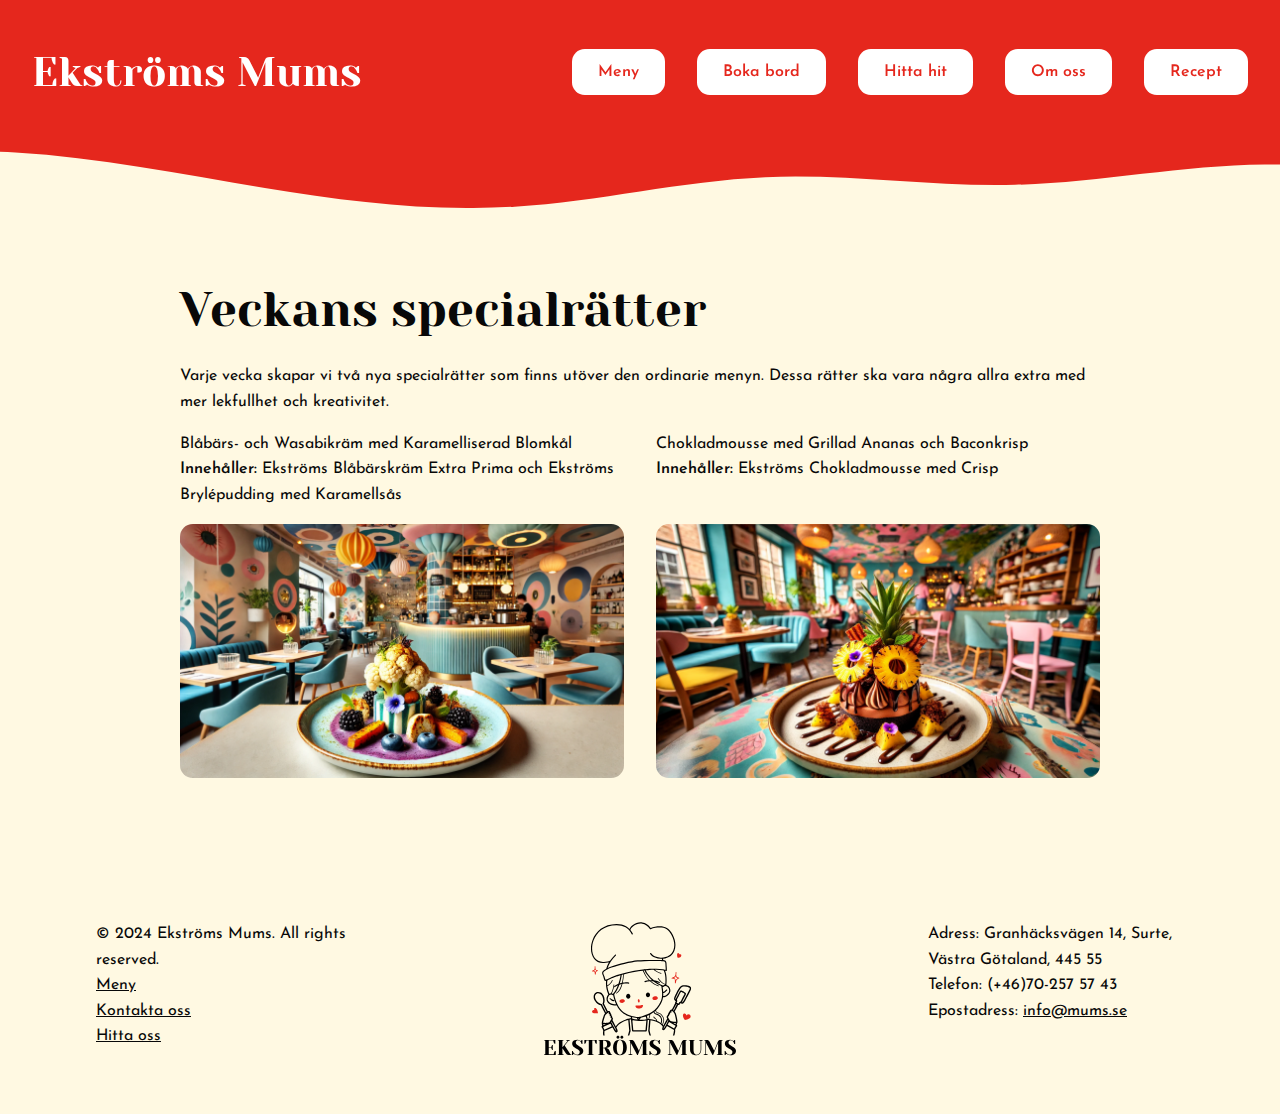
<file: html/special.html>
<!DOCTYPE html>
<html lang="sv">
  <head>
    <meta charset="UTF-8">
    <meta name="viewport" content="width=device-width, initial-scale=1.0">
    <title>Ekströms Mums</title>
    <link rel="stylesheet" href="/css/reset.css">
    <link rel="stylesheet" href="/css/style.css">

    <script src="/js/menu.js" type="module"></script>
  </head>
  
  <body>
    <div id="root">
      <header>
        <div class="spacer-header wavy-header"></div>
        <div class="header-element">
          <a class="header-title" href="/index.html">Ekströms Mums</a>
          <nav class="header-nav">
            <ul class="button-list">
              <li class="button"><a href="/html/meny.html" class="button-link white-button">Meny</a></li>
              <li class="button"><a href="/html/boka.html" class="button-link white-button">Boka bord</a></li>
              <li class="button"><a href="/html/kontakt.html#hitta" class="button-link white-button">Hitta hit</a></li>
              <li class="button"><a href="/html/om_oss.html" class="button-link white-button">Om oss</a></li>
              <li class="button"><a href="/html/recept.html" class="button-link white-button">Recept</a></li>
            </ul>
          </nav>
          <div class="menu-icon">
            <img src="/images/menu.png" alt="Menu Icon">
          </div>
        </div>
        <div class="overlay" id="overlay">
          <nav class="overlay-nav">
            <ul class="overlay-button-list">
              <li class=""><a href="/html/meny.html" class="">Meny</a></li>
              <li class=""><a href="/html/boka.html" class="">Boka bord</a></li>
              <li class=""><a href="/html/kontakt.html#hitta" class="">Hitta hit</a></li>
              <li class=""><a href="/html/om_oss.html" class="">Om oss</a></li>
              <li class=""><a href="/html/recept.html" class="">Recept</a></li>
            </ul>
          </nav>
        </div>
      </header>

      <main>
        <div class="main-element-left meny">
          <section>
            <h1>Veckans specialrätter</h1>
            <p>
                Varje vecka skapar vi två nya specialrätter som finns utöver den ordinarie menyn. Dessa rätter ska vara några allra extra med mer lekfullhet och kreativitet.
            </p>
          </section>
          
          
          <div class="grid">
            <div>
              <p>Blåbärs- och Wasabikräm med Karamelliserad Blomkål<br>
              <strong>Innehåller:</strong> Ekströms Blåbärskräm Extra Prima och Ekströms Brylépudding med Karamellsås</p>
              <img src="/images/ratter/specialratter/blabars-wasabikram.webp" alt="Blåbärs- och Wasabikräm med Karamelliserad Blomkål" width="256">
            </div>
            <div>
                <p>Chokladmousse med Grillad Ananas och Baconkrisp<br>
                <strong>Innehåller:</strong> Ekströms Chokladmousse med Crisp</p>
                <img src="/images/ratter/specialratter/chokladmousse-ananas-baconkrisp.webp" alt="Chokladmousse med Grillad Ananas och Baconkrisp" width="256">
            </div>
          </div>
          
        </div>  
      </main>

      <footer>
        <div class="footer-element">
          <div>
            <p>&copy; 2024 Ekströms Mums. All rights reserved.</p>
            <a href="/html/meny.html">Meny</a>
            <a href="/html/kontakt.html">Kontakta oss</a>
            <a href="/html/kontakt.html#hitta">Hitta oss</a>
          </div>

          <a class="center-logo" href="/index.html">
            <img src="/images/logga.svg" alt="En glad kock med en slev i höger hand och en slickepott i vänster hand." width="128">
          </a>

          <div>
              <p>Adress: Granhäcksvägen 14, Surte, Västra Götaland, 445 55</p>
              <p>Telefon: (+46)70-257 57 43</p>
              <p>Epostadress: <a href="mailto:info@mums.se">info@mums.se</a></p>
          </div>
        </div>
      </footer>
    </div>
  </body>
</html>
</file>
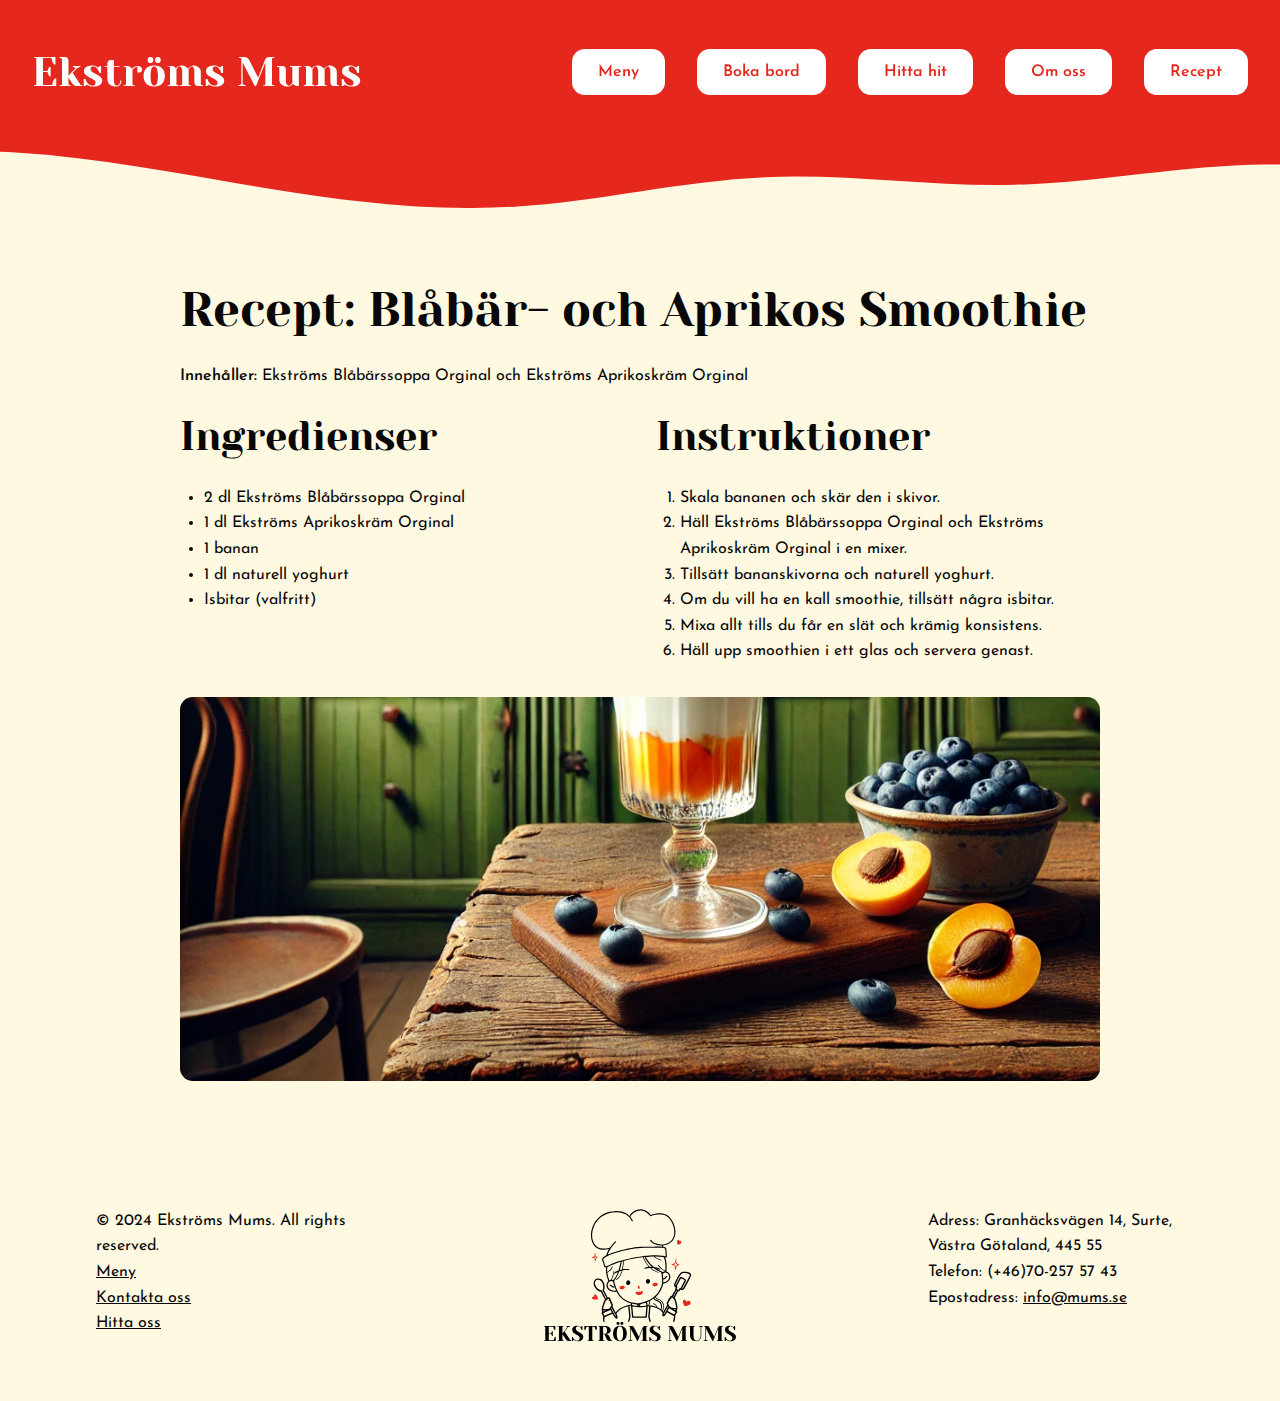
<file: html/recept/blabar-aprikos-smoothie.html>
<!DOCTYPE html>
<html lang="sv">
  <head>
    <meta charset="UTF-8">
    <meta name="viewport" content="width=device-width, initial-scale=1.0">
    <title>Ekströms Mums</title>
    <link rel="stylesheet" href="/css/reset.css">
    <link rel="stylesheet" href="/css/style.css">

    <script src="/js/menu.js" type="module"></script>
  </head>

  <body>
    <div id="root">
      <header>
        <div class="spacer-header wavy-header"></div>
        <div class="header-element">
          <a class="header-title" href="/index.html">Ekströms Mums</a>
          <nav class="header-nav">
            <ul class="button-list">
              <li class="button"><a href="/html/meny.html" class="button-link white-button">Meny</a></li>
              <li class="button"><a href="/html/boka.html" class="button-link white-button">Boka bord</a></li>
              <li class="button"><a href="/html/kontakt.html#hitta" class="button-link white-button">Hitta hit</a></li>
              <li class="button"><a href="/html/om_oss.html" class="button-link white-button">Om oss</a></li>
              <li class="button"><a href="/html/recept.html" class="button-link white-button">Recept</a></li>
            </ul>
          </nav>
          <div class="menu-icon">
            <img src="/images/menu.png" alt="Menu Icon">
          </div>
        </div>
        <div class="overlay" id="overlay">
          <nav class="overlay-nav">
            <ul class="overlay-button-list">
              <li class=""><a href="/html/meny.html" class="">Meny</a></li>
              <li class=""><a href="/html/boka.html" class="">Boka bord</a></li>
              <li class=""><a href="/html/kontakt.html#hitta" class="">Hitta hit</a></li>
              <li class=""><a href="/html/om_oss.html" class="">Om oss</a></li>
              <li class=""><a href="/html/recept.html" class="">Recept</a></li>
            </ul>
          </nav>
        </div>
      </header>

      <main>
        <div class="main-element-left recept-page">
          <section>
            <h1>Recept: Blåbär- och Aprikos Smoothie</h1>
            <p><strong>Innehåller:</strong> Ekströms Blåbärssoppa Orginal och Ekströms Aprikoskräm Orginal</p>
          </section>
          
          <div class="grid">
            <section>
              <h2>Ingredienser</h2>
              <ul>
                  <li>2 dl Ekströms Blåbärssoppa Orginal</li>
                  <li>1 dl Ekströms Aprikoskräm Orginal</li>
                  <li>1 banan</li>
                  <li>1 dl naturell yoghurt</li>
                  <li>Isbitar (valfritt)</li>
              </ul>
            </section>
            <section>
                <h2>Instruktioner</h2>
                <ol>
                    <li>Skala bananen och skär den i skivor.</li>
                    <li>Häll Ekströms Blåbärssoppa Orginal och Ekströms Aprikoskräm Orginal i en mixer.</li>
                    <li>Tillsätt bananskivorna och naturell yoghurt.</li>
                    <li>Om du vill ha en kall smoothie, tillsätt några isbitar.</li>
                    <li>Mixa allt tills du får en slät och krämig konsistens.</li>
                    <li>Häll upp smoothien i ett glas och servera genast.</li>
                </ol>
            </section>
          </div>

          <img src="/images/ratter/recept/blabar-aprikos-smoothie.webp" alt="Blåbär- och Aprikos Smoothie upplagd på en tallrik i ett grönt kök" width="256">

        </div>        
      </main>

      <footer>
        <div class="footer-element">
          <div>
            <p>&copy; 2024 Ekströms Mums. All rights reserved.</p>
            <a href="/html/meny.html">Meny</a>
            <a href="/html/kontakt.html">Kontakta oss</a>
            <a href="/html/kontakt.html#hitta">Hitta oss</a>
          </div>

          <a class="center-logo" href="/index.html">
            <img src="/images/logga.svg" alt="En glad kock med en slev i höger hand och en slickepott i vänster hand." width="128">
          </a>

          <div>
              <p>Adress: Granhäcksvägen 14, Surte, Västra Götaland, 445 55</p>
              <p>Telefon: (+46)70-257 57 43</p>
              <p>Epostadress: <a href="mailto:info@mums.se">info@mums.se</a></p>
          </div>
        </div>
      </footer>
    </div>
  </body>
</html>
</file>
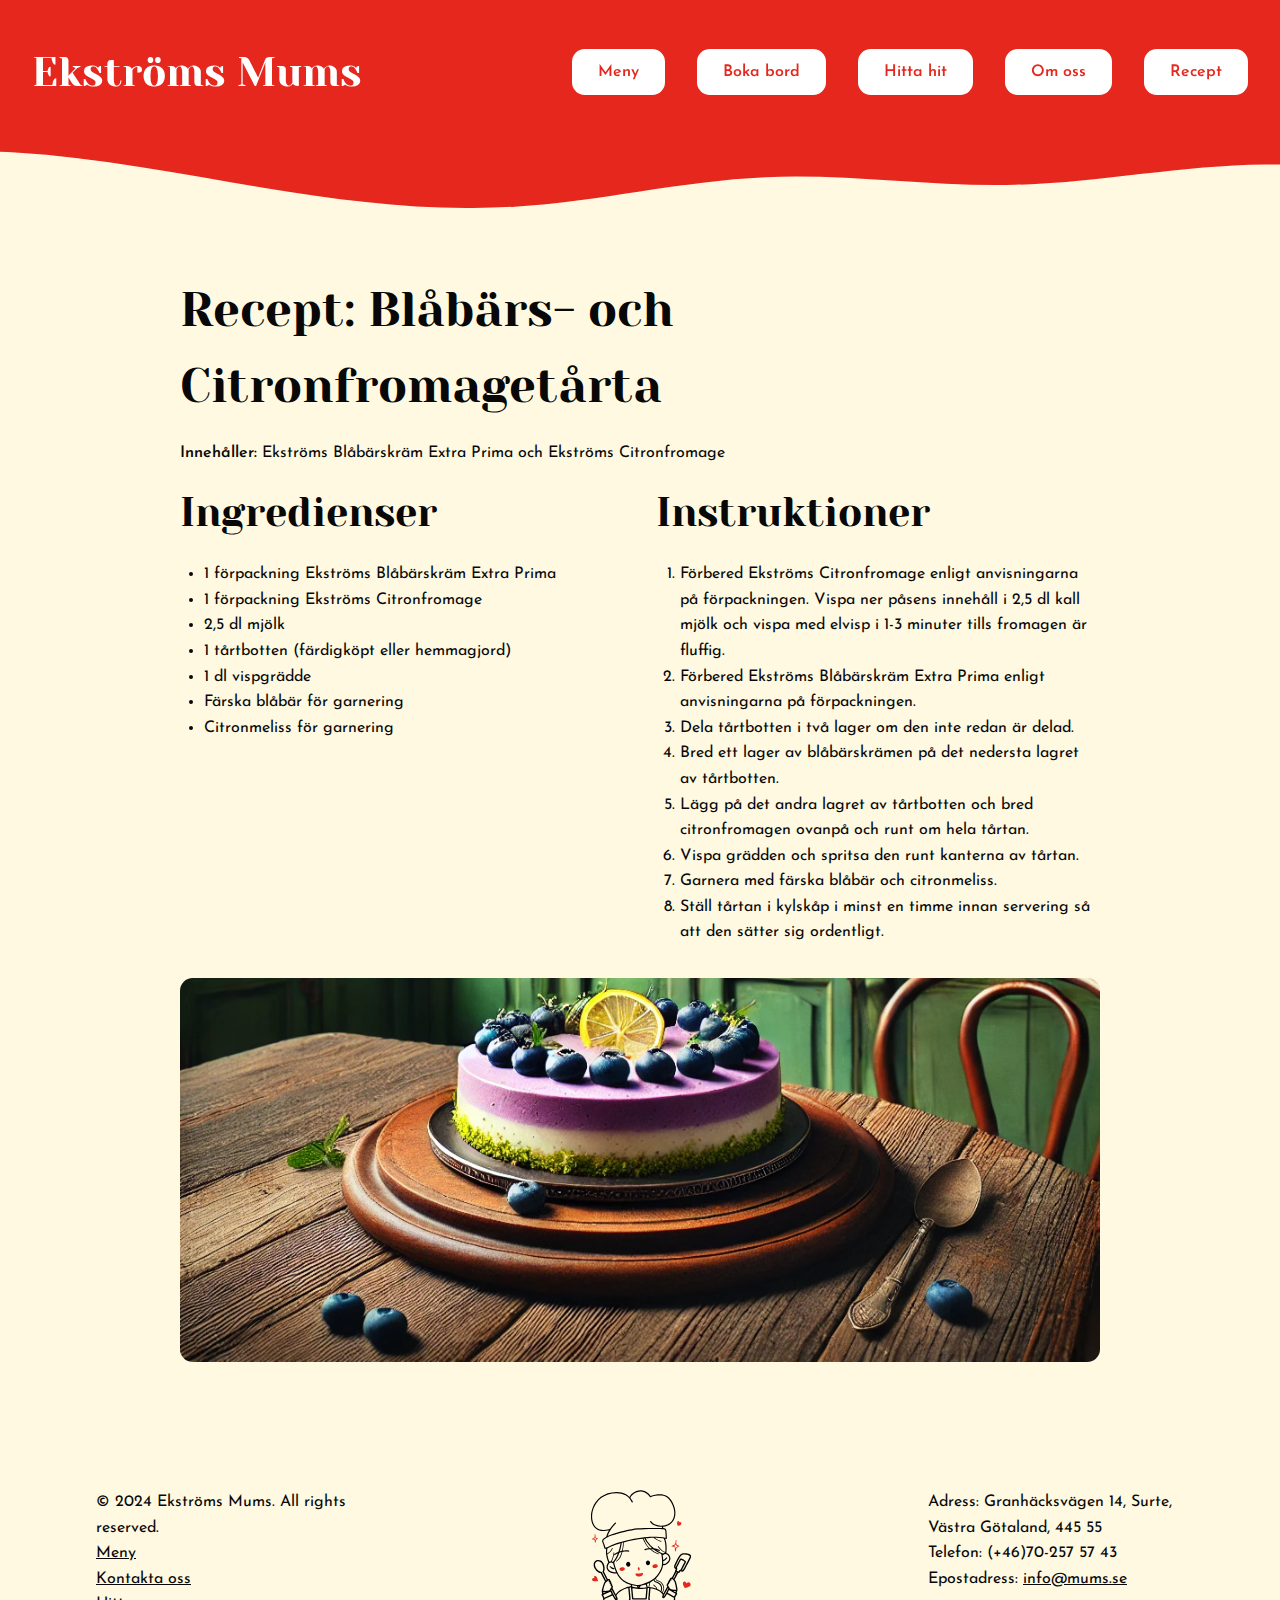
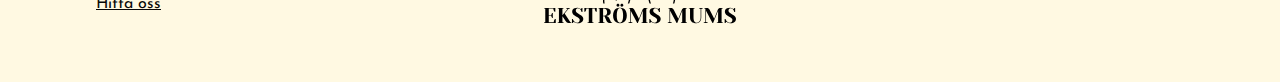
<file: html/recept/blabars-citronfromagetarta.html>
<!DOCTYPE html>
<html lang="sv">
  <head>
    <meta charset="UTF-8">
    <meta name="viewport" content="width=device-width, initial-scale=1.0">
    <title>Ekströms Mums</title>
    <link rel="stylesheet" href="../../css/reset.css">
    <link rel="stylesheet" href="../../css/style.css">

    <script src="/js/menu.js" type="module"></script>
  </head>
  
  <body>
    <div id="root">
      <header>
        <div class="spacer-header wavy-header"></div>
        <div class="header-element">
          <a class="header-title" href="/index.html">Ekströms Mums</a>
          <nav class="header-nav">
            <ul class="button-list">
              <li class="button"><a href="/html/meny.html" class="button-link white-button">Meny</a></li>
              <li class="button"><a href="/html/boka.html" class="button-link white-button">Boka bord</a></li>
              <li class="button"><a href="/html/kontakt.html#hitta" class="button-link white-button">Hitta hit</a></li>
              <li class="button"><a href="/html/om_oss.html" class="button-link white-button">Om oss</a></li>
              <li class="button"><a href="/html/recept.html" class="button-link white-button">Recept</a></li>
            </ul>
          </nav>
          <div class="menu-icon">
            <img src="/images/menu.png" alt="Menu Icon">
          </div>
        </div>
        <div class="overlay" id="overlay">
          <nav class="overlay-nav">
            <ul class="overlay-button-list">
              <li class=""><a href="/html/meny.html" class="">Meny</a></li>
              <li class=""><a href="/html/boka.html" class="">Boka bord</a></li>
              <li class=""><a href="/html/kontakt.html#hitta" class="">Hitta hit</a></li>
              <li class=""><a href="/html/om_oss.html" class="">Om oss</a></li>
              <li class=""><a href="/html/recept.html" class="">Recept</a></li>
            </ul>
          </nav>
        </div>
      </header>

      <main>
        <div class="main-element-left recept-page">
          <section>
            <h1>Recept: Blåbärs- och Citronfromagetårta</h1>
            <p><strong>Innehåller:</strong> Ekströms Blåbärskräm Extra Prima och Ekströms Citronfromage</p>
          </section>
            
          <div class="grid">
            <section>
              <h2>Ingredienser</h2>
              <ul>
                  <li>1 förpackning Ekströms Blåbärskräm Extra Prima</li>
                  <li>1 förpackning Ekströms Citronfromage</li>
                  <li>2,5 dl mjölk</li>
                  <li>1 tårtbotten (färdigköpt eller hemmagjord)</li>
                  <li>1 dl vispgrädde</li>
                  <li>Färska blåbär för garnering</li>
                  <li>Citronmeliss för garnering</li>
              </ul>
            </section>
            <section>
                <h2>Instruktioner</h2>
                <ol>
                    <li>Förbered Ekströms Citronfromage enligt anvisningarna på förpackningen. Vispa ner påsens innehåll i 2,5 dl kall mjölk och vispa med elvisp i 1-3 minuter tills fromagen är fluffig.</li>
                    <li>Förbered Ekströms Blåbärskräm Extra Prima enligt anvisningarna på förpackningen.</li>
                    <li>Dela tårtbotten i två lager om den inte redan är delad.</li>
                    <li>Bred ett lager av blåbärskrämen på det nedersta lagret av tårtbotten.</li>
                    <li>Lägg på det andra lagret av tårtbotten och bred citronfromagen ovanpå och runt om hela tårtan.</li>
                    <li>Vispa grädden och spritsa den runt kanterna av tårtan.</li>
                    <li>Garnera med färska blåbär och citronmeliss.</li>
                    <li>Ställ tårtan i kylskåp i minst en timme innan servering så att den sätter sig ordentligt.</li>
                </ol>
            </section>
          </div>
          <img src="/images/ratter/recept/blabars-citronfromagetarta.webp" alt="Blåbärs- och Citronfromagetårta upplagd på en tallrik i ett grönt kök" width="256">
        </div>        
      </main>

      <footer>
        <div class="footer-element">
          <div>
            <p>&copy; 2024 Ekströms Mums. All rights reserved.</p>
            <a href="/html/meny.html">Meny</a>
            <a href="/html/kontakt.html">Kontakta oss</a>
            <a href="/html/kontakt.html#hitta">Hitta oss</a>
          </div>

          <a class="center-logo" href="/index.html">
            <img src="/images/logga.svg" alt="En glad kock med en slev i höger hand och en slickepott i vänster hand." width="128">
          </a>

          <div>
              <p>Adress: Granhäcksvägen 14, Surte, Västra Götaland, 445 55</p>
              <p>Telefon: (+46)70-257 57 43</p>
              <p>Epostadress: <a href="mailto:info@mums.se">info@mums.se</a></p>
          </div>
        </div>
      </footer>

    </div>
  </body>
</html>
</file>
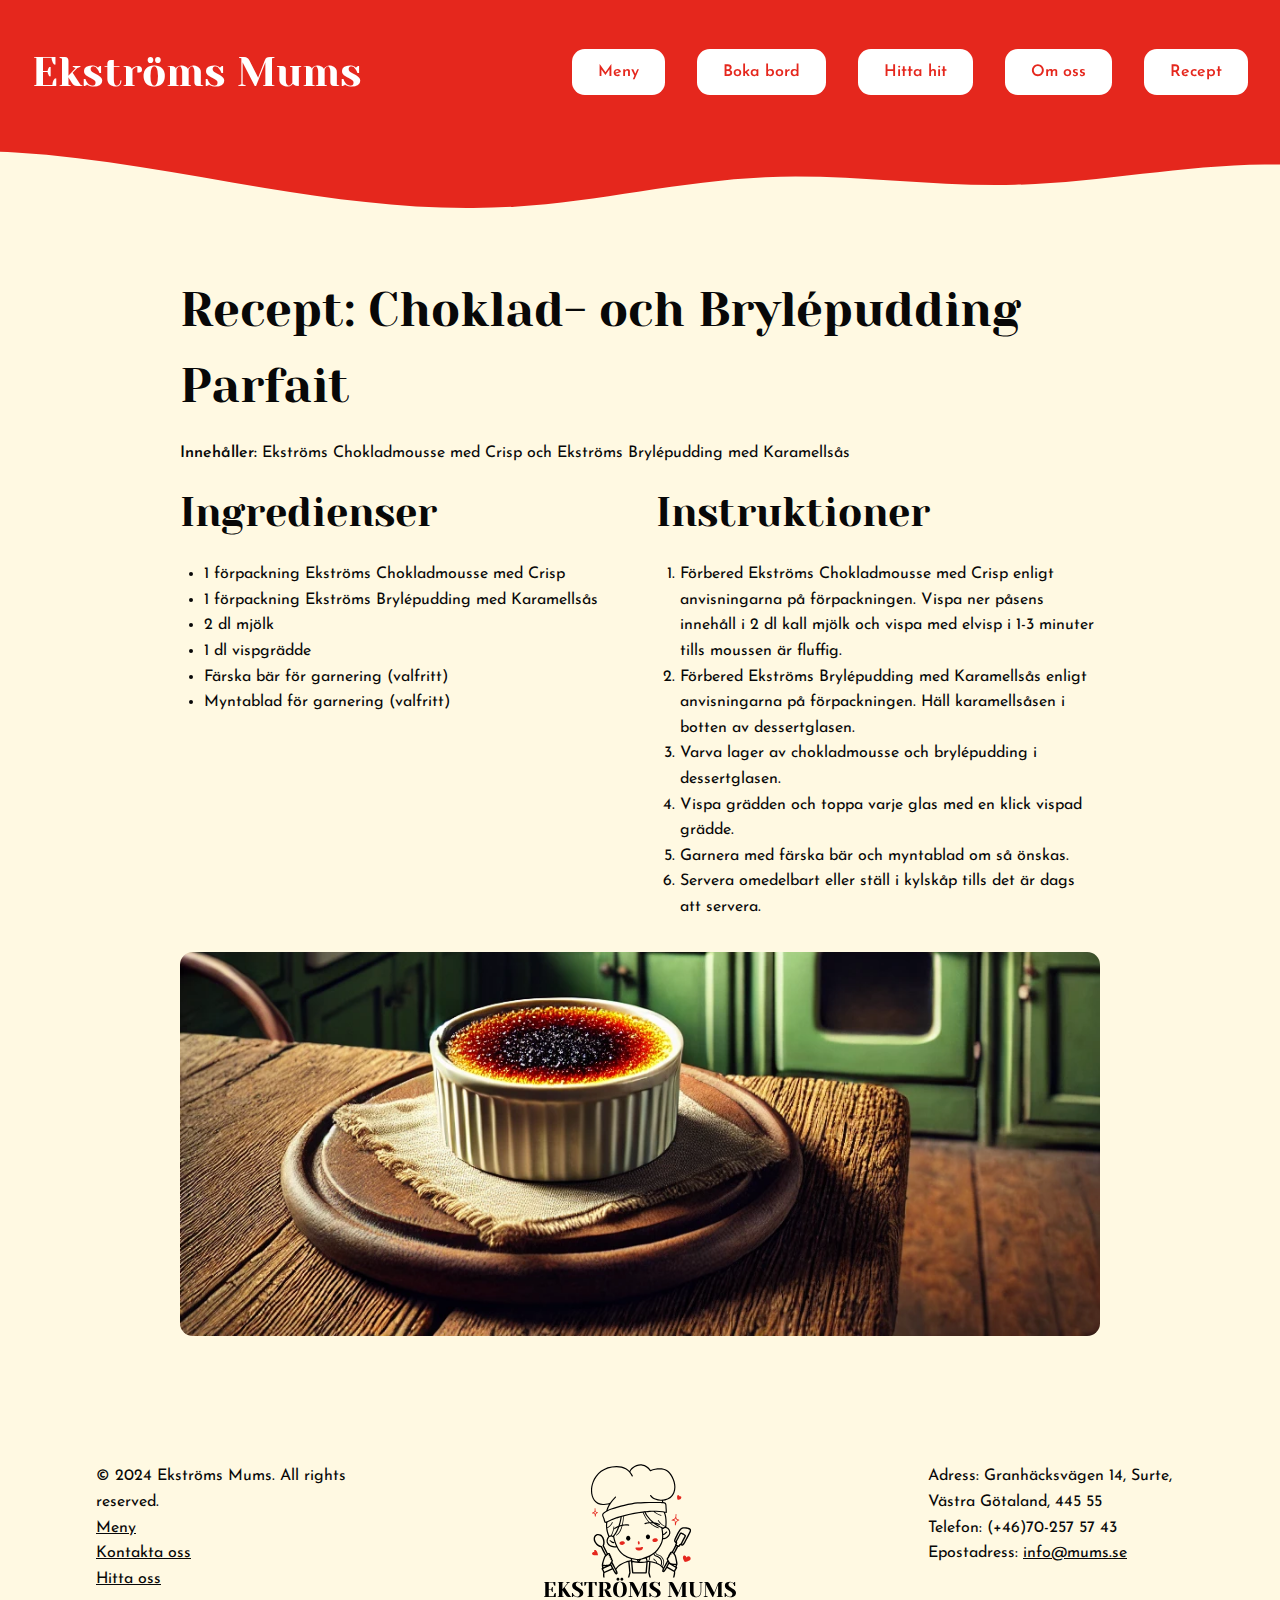
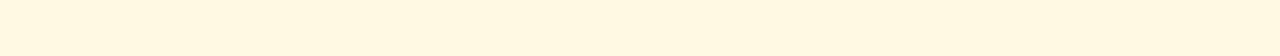
<file: html/recept/choklad-brylepudding-parfait.html>
<!DOCTYPE html>
<html lang="sv">
  <head>
    <meta charset="UTF-8">
    <meta name="viewport" content="width=device-width, initial-scale=1.0">
    <title>Ekströms Mums</title>
    <link rel="stylesheet" href="../../css/reset.css">
    <link rel="stylesheet" href="../../css/style.css">

    <script src="/js/menu.js" type="module"></script>
  </head>
  
  <body>
    <div id="root">
      <header>
        <div class="spacer-header wavy-header"></div>
        <div class="header-element">
          <a class="header-title" href="/index.html">Ekströms Mums</a>
          <nav class="header-nav">
            <ul class="button-list">
              <li class="button"><a href="/html/meny.html" class="button-link white-button">Meny</a></li>
              <li class="button"><a href="/html/boka.html" class="button-link white-button">Boka bord</a></li>
              <li class="button"><a href="/html/kontakt.html#hitta" class="button-link white-button">Hitta hit</a></li>
              <li class="button"><a href="/html/om_oss.html" class="button-link white-button">Om oss</a></li>
              <li class="button"><a href="/html/recept.html" class="button-link white-button">Recept</a></li>
            </ul>
          </nav>
          <div class="menu-icon">
            <img src="/images/menu.png" alt="Menu Icon">
          </div>
        </div>
        <div class="overlay" id="overlay">
          <nav class="overlay-nav">
            <ul class="overlay-button-list">
              <li class=""><a href="/html/meny.html" class="">Meny</a></li>
              <li class=""><a href="/html/boka.html" class="">Boka bord</a></li>
              <li class=""><a href="/html/kontakt.html#hitta" class="">Hitta hit</a></li>
              <li class=""><a href="/html/om_oss.html" class="">Om oss</a></li>
              <li class=""><a href="/html/recept.html" class="">Recept</a></li>
            </ul>
          </nav>
        </div>
      </header>

      <main>
        <div class="main-element-left recept-page">
          <section>
            <h1>Recept: Choklad- och Brylépudding Parfait</h1>
            <p><strong>Innehåller:</strong> Ekströms Chokladmousse med Crisp och Ekströms Brylépudding med Karamellsås</p>
            
          </section>

          <div class="grid">
            <section>
              <h2>Ingredienser</h2>
              <ul>
                  <li>1 förpackning Ekströms Chokladmousse med Crisp</li>
                  <li>1 förpackning Ekströms Brylépudding med Karamellsås</li>
                  <li>2 dl mjölk</li>
                  <li>1 dl vispgrädde</li>
                  <li>Färska bär för garnering (valfritt)</li>
                  <li>Myntablad för garnering (valfritt)</li>
              </ul>
          </section>
          <section>
              <h2>Instruktioner</h2>
              <ol>
                  <li>Förbered Ekströms Chokladmousse med Crisp enligt anvisningarna på förpackningen. Vispa ner påsens innehåll i 2 dl kall mjölk och vispa med elvisp i 1-3 minuter tills moussen är fluffig.</li>
                  <li>Förbered Ekströms Brylépudding med Karamellsås enligt anvisningarna på förpackningen. Häll karamellsåsen i botten av dessertglasen.</li>
                  <li>Varva lager av chokladmousse och brylépudding i dessertglasen.</li>
                  <li>Vispa grädden och toppa varje glas med en klick vispad grädde.</li>
                  <li>Garnera med färska bär och myntablad om så önskas.</li>
                  <li>Servera omedelbart eller ställ i kylskåp tills det är dags att servera.</li>
              </ol>
            </section>
          </div>
          <img src="/images/ratter/recept/choklad-brylepudding-parfait.webp" alt="Choklad- och Brylépudding Parfait upplagd på en tallrik i ett grönt kök" width="256">
        </div>        
      </main>

      <footer>
        <div class="footer-element">
          <div>
            <p>&copy; 2024 Ekströms Mums. All rights reserved.</p>
            <a href="/html/meny.html">Meny</a>
            <a href="/html/kontakt.html">Kontakta oss</a>
            <a href="/html/kontakt.html#hitta">Hitta oss</a>
          </div>

          <a class="center-logo" href="/index.html">
            <img src="/images/logga.svg" alt="En glad kock med en slev i höger hand och en slickepott i vänster hand." width="128">
          </a>

          <div>
              <p>Adress: Granhäcksvägen 14, Surte, Västra Götaland, 445 55</p>
              <p>Telefon: (+46)70-257 57 43</p>
              <p>Epostadress: <a href="mailto:info@mums.se">info@mums.se</a></p>
          </div>
        </div>
      </footer>
    </div>
  </body>
</html>
</file>
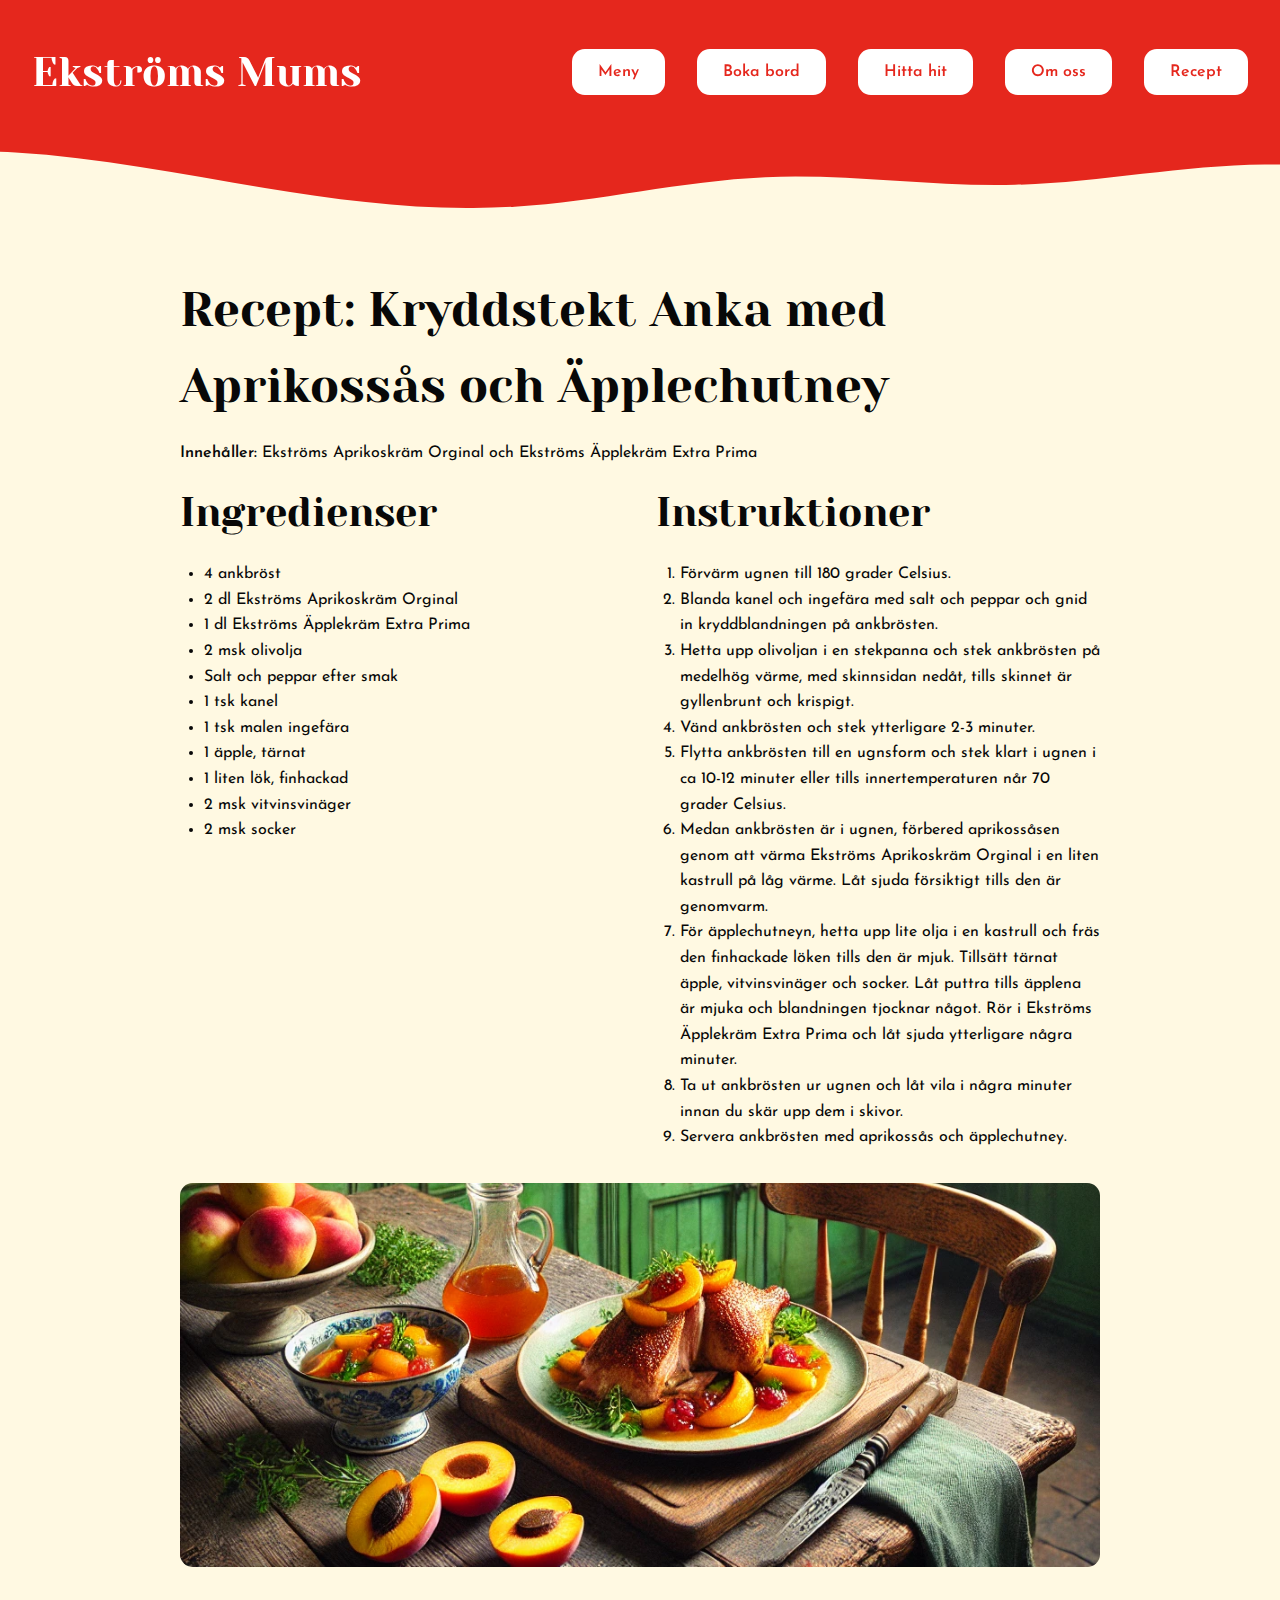
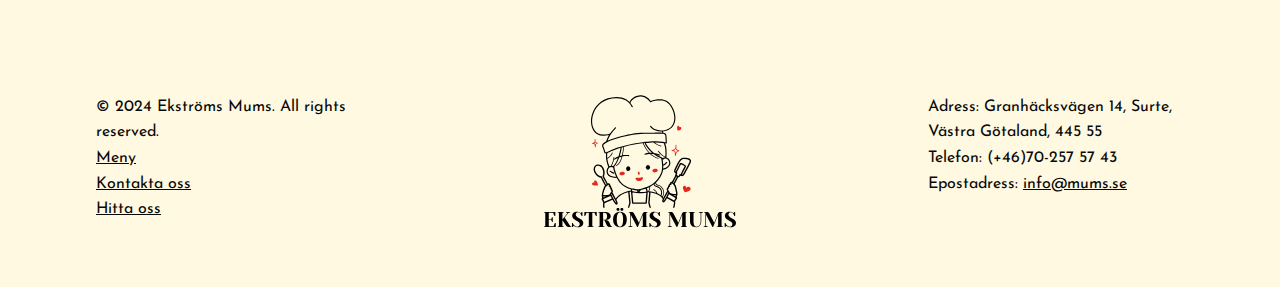
<file: html/recept/kryddstekt-anka.html>
<!DOCTYPE html>
<html lang="sv">
  <head>
    <meta charset="UTF-8">
    <meta name="viewport" content="width=device-width, initial-scale=1.0">
    <title>Ekströms Mums</title>
    <link rel="stylesheet" href="../../css/reset.css">
    <link rel="stylesheet" href="../../css/style.css">

    <script src="/js/menu.js" type="module"></script>
  </head>
  
  <body>
    <div id="root">
      <header>
        <div class="spacer-header wavy-header"></div>
        <div class="header-element">
          <a class="header-title" href="/index.html">Ekströms Mums</a>
          <nav class="header-nav">
            <ul class="button-list">
              <li class="button"><a href="/html/meny.html" class="button-link white-button">Meny</a></li>
              <li class="button"><a href="/html/boka.html" class="button-link white-button">Boka bord</a></li>
              <li class="button"><a href="/html/kontakt.html#hitta" class="button-link white-button">Hitta hit</a></li>
              <li class="button"><a href="/html/om_oss.html" class="button-link white-button">Om oss</a></li>
              <li class="button"><a href="/html/recept.html" class="button-link white-button">Recept</a></li>
            </ul>
          </nav>
          <div class="menu-icon">
            <img src="/images/menu.png" alt="Menu Icon">
          </div>
        </div>
        <div class="overlay" id="overlay">
          <nav class="overlay-nav">
            <ul class="overlay-button-list">
              <li class=""><a href="/html/meny.html" class="">Meny</a></li>
              <li class=""><a href="/html/boka.html" class="">Boka bord</a></li>
              <li class=""><a href="/html/kontakt.html#hitta" class="">Hitta hit</a></li>
              <li class=""><a href="/html/om_oss.html" class="">Om oss</a></li>
              <li class=""><a href="/html/recept.html" class="">Recept</a></li>
            </ul>
          </nav>
        </div>
      </header>

      <main>
        <div class="main-element-left recept-page">
          <section>
            <h1>Recept: Kryddstekt Anka med Aprikossås och Äpplechutney</h1>
            <p><strong>Innehåller:</strong> Ekströms Aprikoskräm Orginal och Ekströms Äpplekräm Extra Prima</p>
            
          </section>
          <div class="grid">
            <section>
              <h2>Ingredienser</h2>
              <ul>
                  <li>4 ankbröst</li>
                  <li>2 dl Ekströms Aprikoskräm Orginal</li>
                  <li>1 dl Ekströms Äpplekräm Extra Prima</li>
                  <li>2 msk olivolja</li>
                  <li>Salt och peppar efter smak</li>
                  <li>1 tsk kanel</li>
                  <li>1 tsk malen ingefära</li>
                  <li>1 äpple, tärnat</li>
                  <li>1 liten lök, finhackad</li>
                  <li>2 msk vitvinsvinäger</li>
                  <li>2 msk socker</li>
              </ul>
            </section>
            <section>
                <h2>Instruktioner</h2>
                <ol>
                    <li>Förvärm ugnen till 180 grader Celsius.</li>
                    <li>Blanda kanel och ingefära med salt och peppar och gnid in kryddblandningen på ankbrösten.</li>
                    <li>Hetta upp olivoljan i en stekpanna och stek ankbrösten på medelhög värme, med skinnsidan nedåt, tills skinnet är gyllenbrunt och krispigt.</li>
                    <li>Vänd ankbrösten och stek ytterligare 2-3 minuter.</li>
                    <li>Flytta ankbrösten till en ugnsform och stek klart i ugnen i ca 10-12 minuter eller tills innertemperaturen når 70 grader Celsius.</li>
                    <li>Medan ankbrösten är i ugnen, förbered aprikossåsen genom att värma Ekströms Aprikoskräm Orginal i en liten kastrull på låg värme. Låt sjuda försiktigt tills den är genomvarm.</li>
                    <li>För äpplechutneyn, hetta upp lite olja i en kastrull och fräs den finhackade löken tills den är mjuk. Tillsätt tärnat äpple, vitvinsvinäger och socker. Låt puttra tills äpplena är mjuka och blandningen tjocknar något. Rör i Ekströms Äpplekräm Extra Prima och låt sjuda ytterligare några minuter.</li>
                    <li>Ta ut ankbrösten ur ugnen och låt vila i några minuter innan du skär upp dem i skivor.</li>
                    <li>Servera ankbrösten med aprikossås och äpplechutney.</li>
                </ol>
            </section>
          </div>  
          <img src="/images/ratter/recept/kryddstekt-anka.webp" alt="Kryddstekt Anka med Aprikossås och Äpplechutney upplagd på en tallrik i ett grönt kök" width="256">
        </div>        
      </main>

      <footer>
        <div class="footer-element">
          <div>
            <p>&copy; 2024 Ekströms Mums. All rights reserved.</p>
            <a href="/html/meny.html">Meny</a>
            <a href="/html/kontakt.html">Kontakta oss</a>
            <a href="/html/kontakt.html#hitta">Hitta oss</a>
          </div>

          <a class="center-logo" href="/index.html">
            <img src="/images/logga.svg" alt="En glad kock med en slev i höger hand och en slickepott i vänster hand." width="128">
          </a>

          <div>
              <p>Adress: Granhäcksvägen 14, Surte, Västra Götaland, 445 55</p>
              <p>Telefon: (+46)70-257 57 43</p>
              <p>Epostadress: <a href="mailto:info@mums.se">info@mums.se</a></p>
          </div>
        </div>
      </footer>
    </div>
  </body>
</html>
</file>
<file: css/style.css>
/* FONTS AND COLOURS */

@import url('https://fonts.googleapis.com/css2?family=Josefin+Sans:ital,wght@0,100..700;1,100..700&family=Yeseva+One&display=swap');

:root {
  --color-primary: #e5271d;   
  --color-secondary: #ffe878; 
  --color-background: #FFF9E2;
  --color-text: #080808;     
}

.red {
  background-color: var(--color-primary);
  color: white;
}

.red h1, .red h2, .red h3, .red a, .red p{
  color: white;
}


/* Typografi */

body {
  background-color: var(--color-background);
  color: var(--color-text);
  font: 100%/1.6 "Josefin Sans", sans-serif;
}

p, span, a {
  font-size: 1rem;
  color: var(--color-text);
}

strong {
  font-weight: 600;
}

h1, h2, h3 {
  font-family: "Yeseva One", serif;
  font-weight: 400;
  font-style: normal;
  padding-bottom: 1rem;
}

h1 {
  font-size: 2.986rem;
}

h2 {
  font-size: 2.488rem;
}

h3 {
  font-size: 2.074rem;
}

/* PAGE SETTINGS */

.header-element, .footer-element { 
  max-width: 1280px;
  
  margin-left: auto;
  margin-right: auto;
  padding-left: 2rem;
  padding-right: 2rem;
}

.main-element-center, .main-element-left {
  max-width: 920px;

  position: relative;
  display: flex;
  flex-direction: column;

  margin-left: auto;
  margin-right: auto;
  padding-left: 2rem;
  padding-right: 2rem;

  padding-top: 4rem;
  padding-bottom: 8rem;
}

.main-element-center section, .main-element-left section {
  display: flex;
  flex-direction: column;
  justify-content: center;

  margin-bottom: 1rem;
}

.main-element-center, .main-element-center section {
  align-items: center;
}

.main-element-left, .main-element-left section {
  align-items: start;
}


.red-button {
  background-color: var(--color-primary);
  color: white;
}

.white-button {
  background-color: white;
  color: var(--color-primary) !important;
}

.button-list {
  display: flex;
  flex-flow: row;
  column-gap: 2rem;
}

.button {
  display: flex; 
  justify-content: center; 
  align-items: center; 
}

.button-link {
  text-decoration: none;
  font-weight: 600;
  line-height: 1;

  padding: .8rem 1.5rem;
  border-radius: .8rem;
  cursor: pointer;

  /* Transition */
  border: 2px solid transparent;
  transition: all 0.3s ease;
}

.button-link:hover {
  background-color: var(--color-primary);
  border: 2px solid var(--color-background);
}

.button:hover a {
  color: white !important;
}

.wavy-top {
  background-image: url('../images/wave-top.svg');
}

.wavy-bottom {
  background-image: url('../images/wave-bottom.svg');
}

.spacer {
  aspect-ratio: 960/196;
  width: 100%;
  background-repeat: no-repeat;
  background-position: center;
  background-size: cover;
  z-index: 1;
}

.grid{
	display: grid;
	grid-template-columns: 1fr 1fr;
	gap: 2rem;
  width: 100%;
  max-width: 100%;
}

.grid div, .grid section{
	display: flex;
	flex-direction: column;
	justify-content: space-between;
  max-width: 100%;
}

.grid div img, .grid section img{
	max-width: 100%;
	width: 100%;
	border-radius: .8rem;
	align-self: center;
	margin: 1rem 0;
}


/* HEADER */

header {
  position: sticky;
  top: 0;
  z-index: 10; 
}

.spacer-header {
  aspect-ratio: 960/192;
  width: 100%;
  background-repeat: no-repeat;
  background-position: center;
  background-size: cover;
  position: absolute;
  top: 0;
  z-index: 2; 
  height: 13rem; 
}

.wavy-header {
  background-image: url('../images/wave-header.svg');
}

.header-title {
  font: 2.5rem "Yeseva One", serif;
  color: white;
  text-decoration: none;
}

.header-element { 
  display: flex;
  flex-flow: row;
  align-items: center;
  height: 9rem;
  position: relative;
  z-index: 2; 
  background-color: transparent;

  margin-bottom: 4rem;
}

.header-nav {
  display: flex;
  height: 100%;
  margin-left: auto;
  align-items: center;
}

/* Menyikon inställningar */
.menu-icon {
  display: none;
  margin-left: auto;
  cursor: pointer;
}

.menu-icon img {
  height: 100%; 
  max-height: 4rem; 
}

.overlay {
  position: fixed;
  top: 0;
  left: 0;
  width: 100%;
  height: 100%;
  background-color: var(--color-primary);
  display: none; /* Initialt gömd */
  z-index: 999;
  justify-content: center; 
  align-items: center;
  overflow: hidden;
}

.overlay-nav {
  display: flex;
  flex-direction: column;
}

.overlay-button-list .button {
  margin: 1.5rem 0;
}

.overlay-button-list a {
  color: white;
  font-size: 2.5rem;
  text-decoration: none;
}


/* FOOTER */

.footer-element {
  display: flex;
  flex-direction: row;
  align-items: start; 
  justify-content: space-between;
  height: 12rem;
}

.footer-element div {
  display: flex;
  flex-direction: column;
  max-width: 16rem;
  padding: 0 4rem;
}

.center-logo {
  flex: 1;
  display: flex;
  justify-content: center;
  align-items: center;
}

.center-logo img {
  width: 100%;
  max-width: 12rem; 
  min-width: 10rem;
  height: auto;
}



/* STARTSIDA */

#slogan p, #slogan strong, #varhistoria p {
  text-align: center;
  font-size: 1.5rem;
}

#slogan h1, #varhistoria h2 {
  text-align: center;
}

#weather {
  display: flex;
  flex-direction: row;
  align-items: center;
  justify-content: center;
}

#weather-container p {
  margin: 0;
}

#weather-icon {
  max-height: 8rem;
}

#startsida .button-list {
  margin-top: 1rem;
  gap: 1rem;
}

#inspiration {
  justify-content: center;
  align-items: center;
}

#inspirationsrecept {
  align-items: start;
}

#inspirationsrecept .button-list {
  gap: 0;
}

/* MENY/SPECIALMENY */

.meny .button-list{
  padding-top: 1rem;
  gap: 0;
}

/* BOKA */
.form, .form form {
  display: flex;
  flex-direction: column;
  width: 100%;
  max-width: 100%;
}

.form .field {
  margin-bottom: 1rem;
  display: flex;
  flex-direction: column;
}

.field-group {
  display: flex;
  justify-content: space-between;
  margin-bottom: 1rem;
}

.form input[type="text"],
.form input[type="email"],
.form input[type="tel"],
.form input[type="date"],
.form input[type="time"],
.form input[type="number"],
.form textarea { 
  padding: 1rem;
  border: 1px solid #ccc;
  border-radius: .8rem;
  color: var(--color-text);
  font: 100%/1.6 "Josefin Sans", sans-serif;
}

.form textarea {
  max-height: 2rem;
}

.form input::placeholder,
.form textarea::placeholder {
  color: #ccc;
}

.field-group input {
  flex: 1;
  margin-right: 1rem;
}

.field-group input:last-of-type {
  margin-right: 0;
}

.form input[type="submit"] {
  text-decoration: none;
  font-weight: 600;
  font: 100%/1 "Josefin Sans", sans-serif;

  padding: 1rem 1.5rem;
  border-radius: .8rem;
  cursor: pointer;

  background-color: var(--color-primary);
  color: white;

  /* Transition */
  border: 2px solid red;
  transition: all 0.3s ease;
}

.form input[type="submit"]:hover {
  border: 2px solid var(--color-background);
}


/* KONTAKT */
#kontakt section p {
  margin-bottom: 1rem;
}

#kontakt iframe {
  max-width: 100%;
}

/* OM OSS */
#historien p {
  margin-bottom: 1.5rem;
}

#historien img {
  max-width: 100%;
  border-radius: .8rem;
}


/* RECEPT */

.recipe-link {
  text-decoration: none;
}

.recipe-container {
  position: relative;
}

.recipe-container img {
  display: block;
  max-width: 100%;
  max-height: 24rem;
  height: auto;
  object-fit: cover;
  object-position: bottom;
}

.grid .recipe-container img {
  margin: 0;
}

.text-overlay {
  position: absolute;
  bottom: 0;
  width: 100%;
  background: linear-gradient(to top, rgba(0, 0, 0, 0.7) 70%, rgba(0, 0, 0, 0));
  padding: .6rem;
  box-sizing: border-box;
  text-align: left;
  border-radius: .8rem;
}

.text-overlay p {
  margin: 0;
  color: white;
}

/* RECEPT SIDA */

.recept-page .grid section {
  justify-content: start;
  max-width: 100%;
  margin-bottom: 2rem;
}

.recept-page img {
  max-width: 100%;
  width: 100%;
  max-height: 24rem;
  object-fit: cover;
  border-radius: .8rem;
  object-position: bottom;
}

.recept-page ol {
  list-style-type: decimal;
  margin-left: 1.5rem; 
}

.recept-page ul {
  list-style-type: disc; 
  margin-left: 1.5rem; 
}


/* MEDIA */

@media (max-width: 1200px) {
  .header-nav {
    display: none;
  }

  .menu-icon {
    display: block;
  }

  #startsida p, #startsida strong {
    font-size: 1.2rem;
  }

  #startsida h1, .meny h1, #boka h1, #kontakt h1, #historien h1, #recept h1, .recept-page h1 {
    font-size: 2rem;
  }

  #startsida h2, .meny h2, #kontakt h2, #recept h2, .recept-page h2 {
    font-size: 1.8rem;
  }

  #weather-icon {
    max-height: 6rem;
  }
}



@media (max-width: 899px) {
  .grid {
    grid-template-columns: 1fr;
  }

  .header-title {
    font-size: 2rem;
  }

  .spacer-header {
    height: 9rem;
  }

  .header-element {
    margin-bottom: 0;
  }

  .menu-icon img {
    max-height: 3rem;
  }

  .footer-element p, .footer-element a {
    font-size: .8rem;
  }

  .footer-element .center-logo {
    display: none;
  }

  .footer-element div {
    padding: 0 1rem;
  }

  .main-element-center, .main-element-left {
    padding-bottom: 2rem;
  }

  #startsida p, #startsida strong, .meny p {
    font-size: 1rem;
  }

  #startsida h1, .meny h1, #boka h1, #kontakt h1, #historien h1, #recept h1, .recept-page h1 {
    font-size: 1.8rem;
  }

  #startsida h2, .meny h2, #kontakt h2, #recept h2, .recept-page h2 {
    font-size: 1.5rem;
  }

  .field-group {
    flex-direction: column;
    margin-bottom: 0;
  }

  .field-group input {
    margin-right: 0;
    margin-bottom: 1rem;
  }

  #weather-icon {
    max-height: 4rem;
  }
}
</file>
